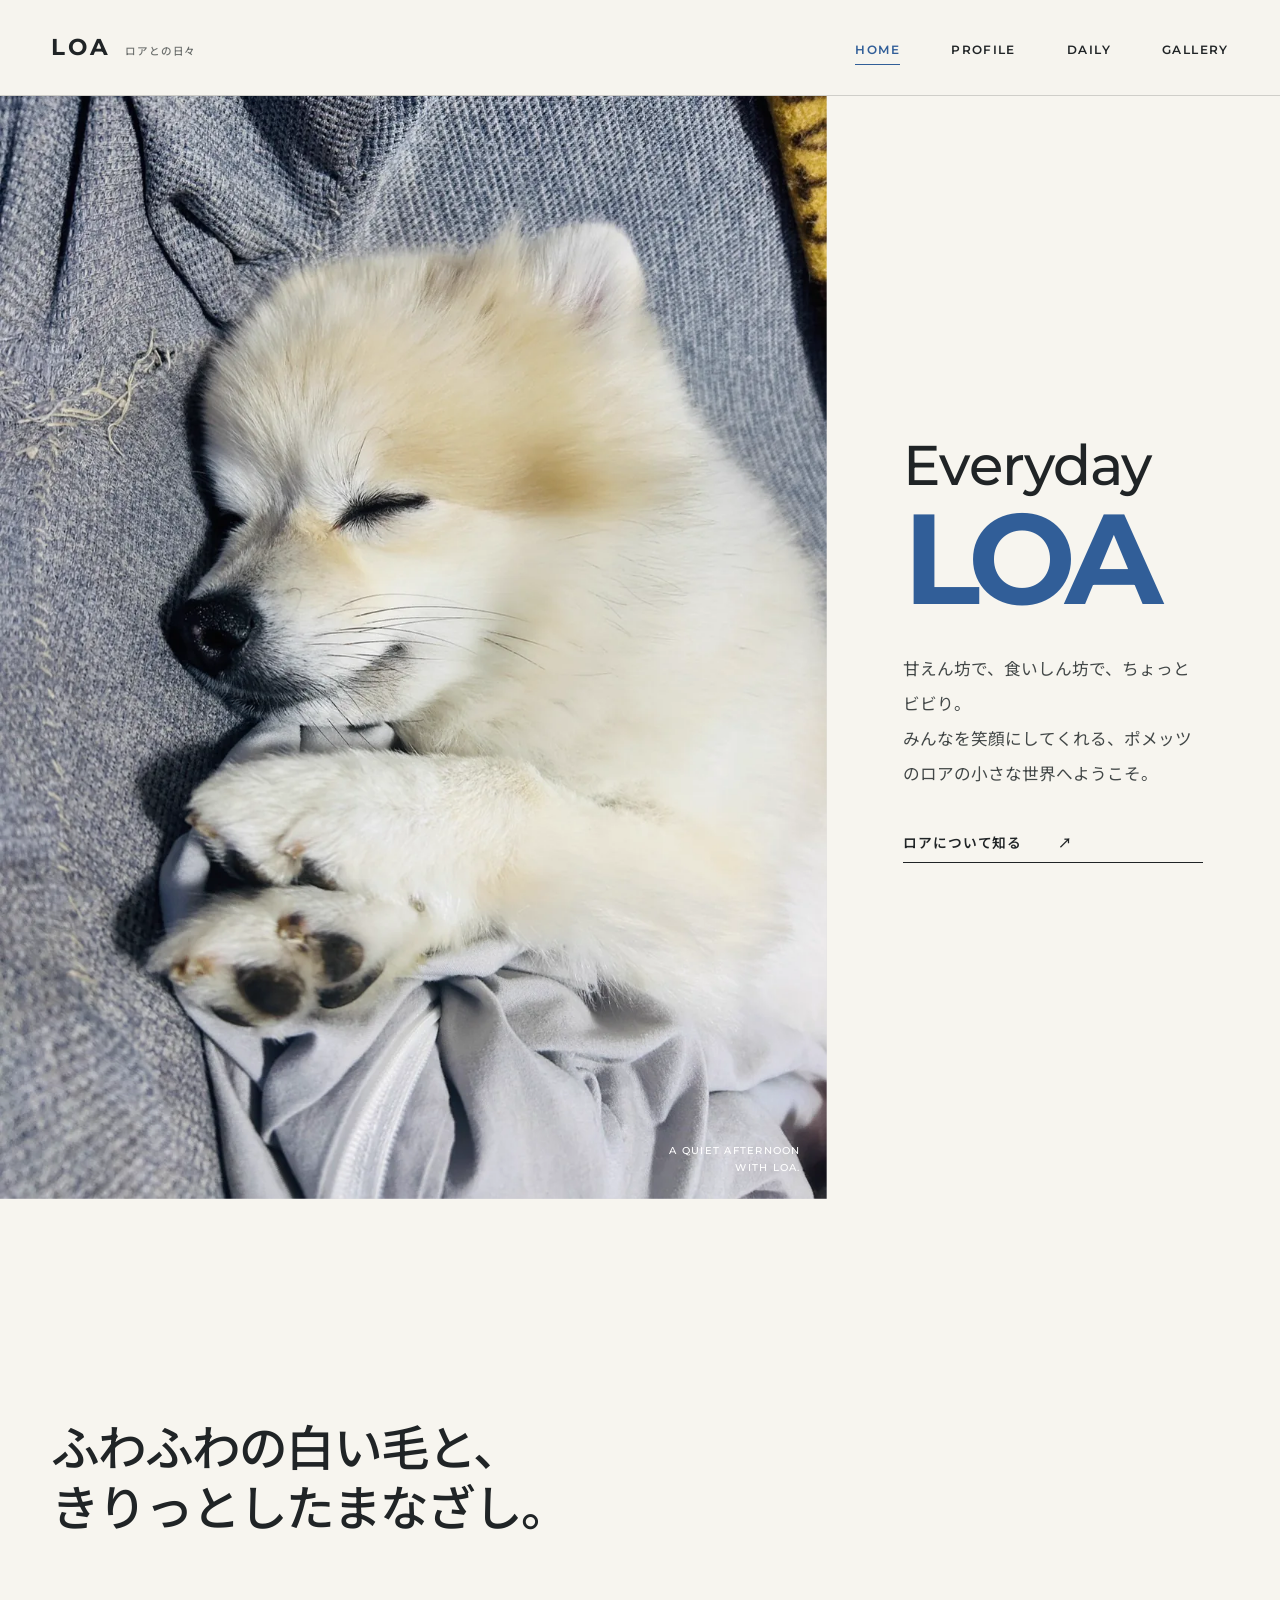
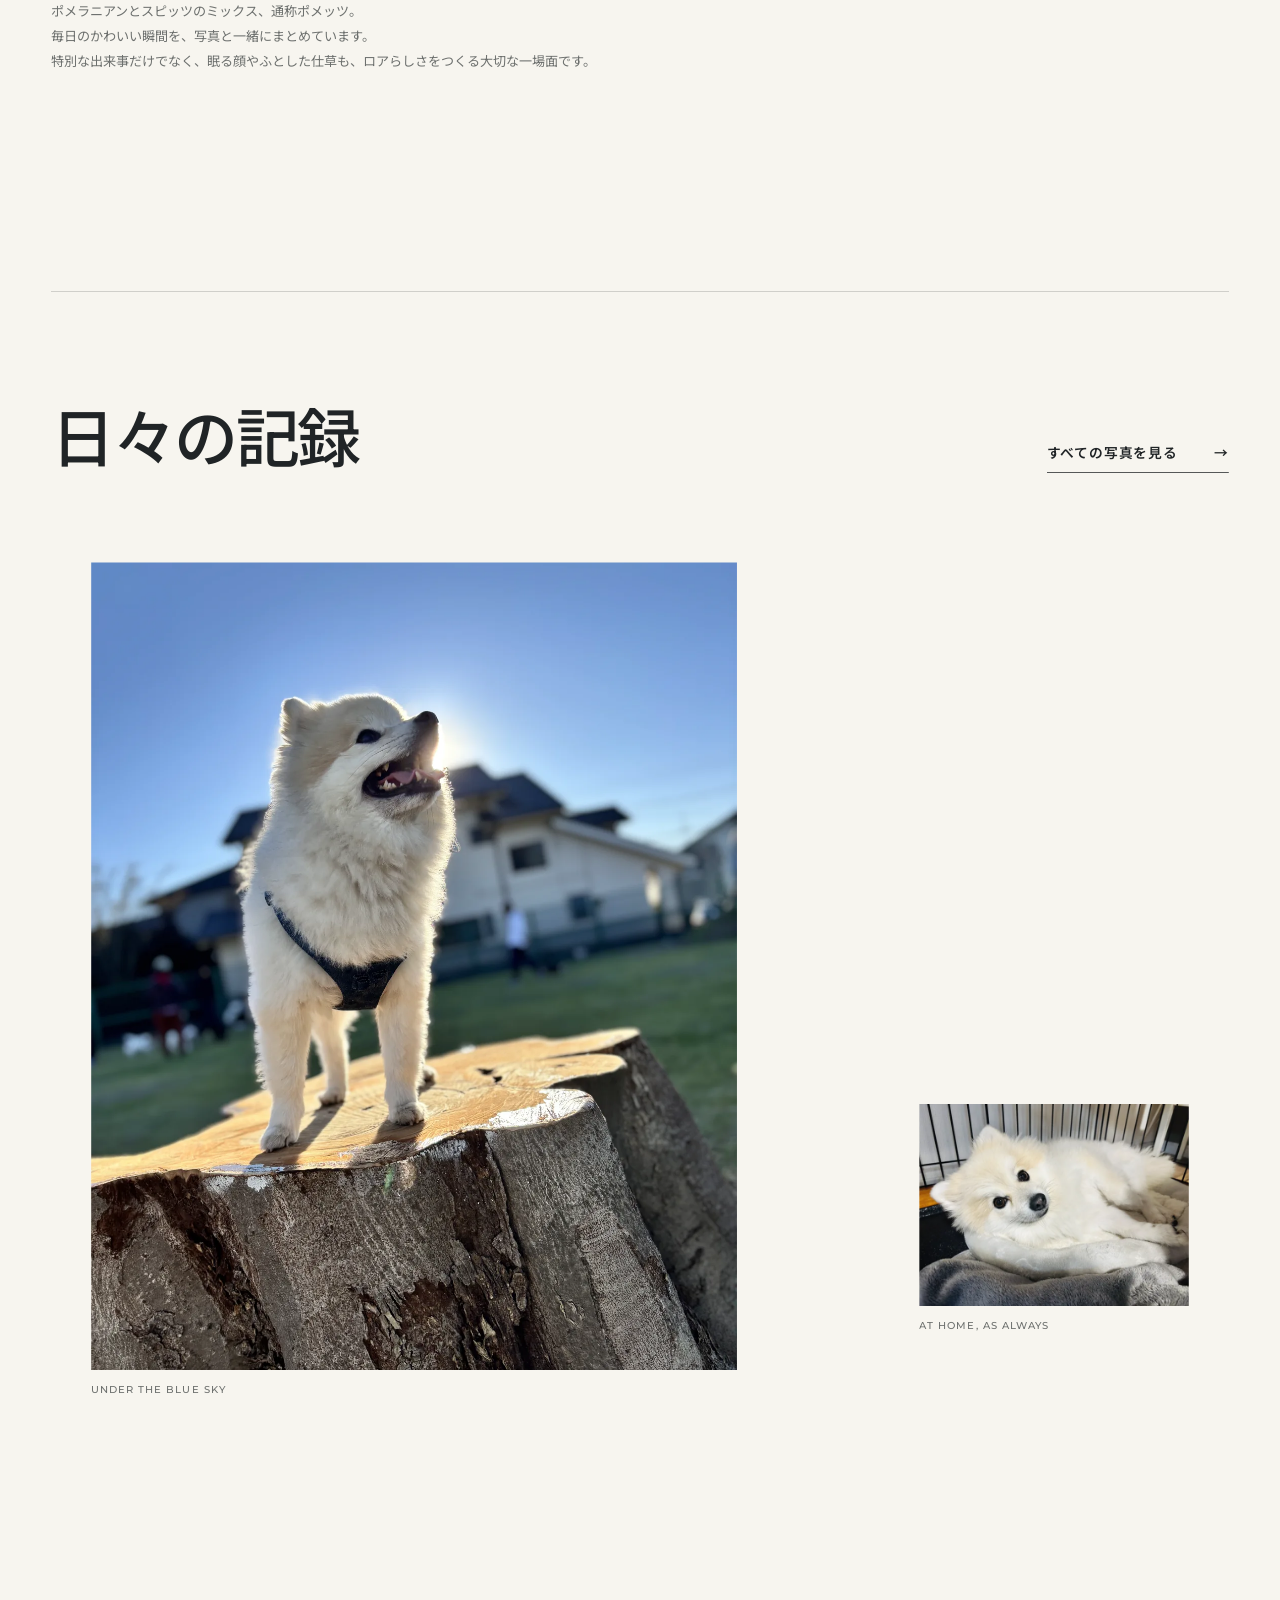
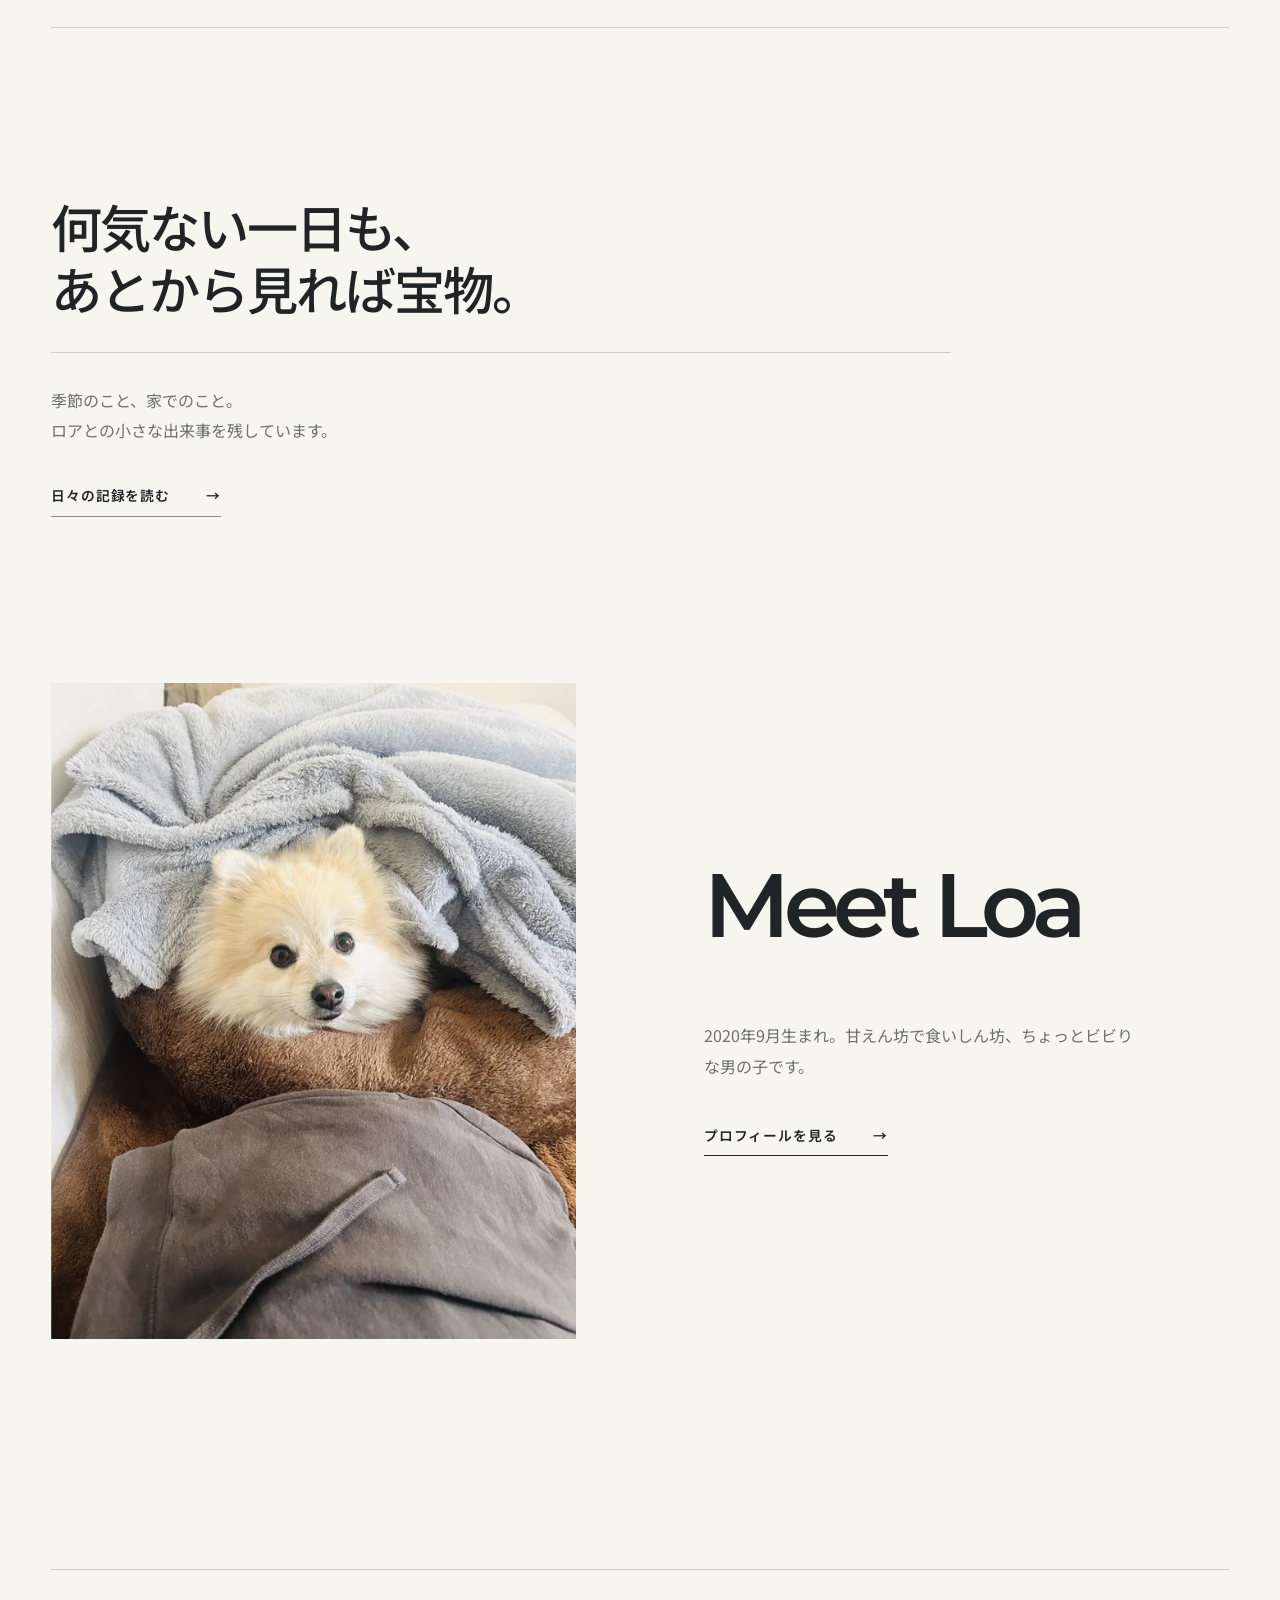
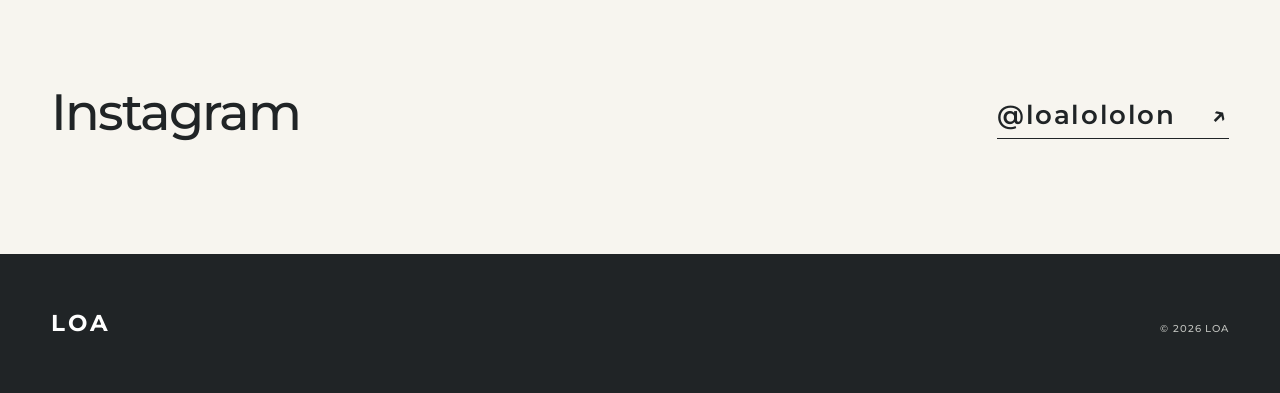
<file: index.html>
<!doctype html>
<html lang="ja" class="no-js">
<head>
    <meta charset="utf-8">
    <meta name="viewport" content="width=device-width, initial-scale=1">
    <title>LOA｜ポメッツ・ロアとの日々</title>
    <meta name="description" content="ポメラニアンとスピッツのミックス犬、ロア。何気ない毎日の表情を写真とともに綴る個人サイトです。">
    <link rel="canonical" href="https://kan-official.com/roa_site/">
    <meta property="og:type" content="website"><meta property="og:locale" content="ja_JP"><meta property="og:site_name" content="LOA">
    <meta property="og:title" content="LOA｜ポメッツ・ロアとの日々"><meta property="og:description" content="ロアとの何気ない日々を、一冊の写真集のように。">
    <meta property="og:url" content="https://kan-official.com/roa_site/"><meta property="og:image" content="https://kan-official.com/roa_site/images/roa-main.jpg">
    <meta name="twitter:card" content="summary_large_image"><meta name="theme-color" content="#f7f5ef">
    <link rel="icon" href="favicon.png?v=20261015" type="image/png">
    <link rel="apple-touch-icon" href="favicon.png?v=20261015">
    <link rel="preconnect" href="https://fonts.googleapis.com"><link rel="preconnect" href="https://fonts.gstatic.com" crossorigin>
    <link href="https://fonts.googleapis.com/css2?family=Montserrat:wght@500;600;700&family=Noto+Sans+JP:wght@400;500;600&display=swap" rel="stylesheet">
    <link rel="stylesheet" href="style.css?v=20261015-6"><script>document.documentElement.classList.replace('no-js', 'js');</script><script src="script.js?v=20261015-3" defer></script>
    <script type="application/ld+json">{"@context":"https://schema.org","@type":"WebSite","name":"LOA","url":"https://kan-official.com/roa_site/","inLanguage":"ja"}</script>
</head>
<body>
<a class="skip-link" href="#main">本文へ移動</a>
<header class="site-header" data-header><nav class="nav" aria-label="メインナビゲーション"><a class="brand" href="index.html" aria-label="LOA ホーム">LOA<span>ロアとの日々</span></a><button class="menu-button" type="button" aria-expanded="false" aria-controls="site-menu"><span class="menu-button__label">Menu</span><span class="menu-button__icon" aria-hidden="true"></span></button><div class="menu-panel" id="site-menu"><ul><li><a href="index.html" aria-current="page">Home</a></li><li><a href="profile.html">Profile</a></li><li><a href="daily.html">Daily</a></li><li><a href="gallery.html">Gallery</a></li></ul></div></nav></header>
<main id="main">
    <section class="hero" aria-labelledby="hero-title">
        <div class="hero__photo image-reveal" data-reveal="image"><picture><source type="image/webp" srcset="images/optimized/sleeproa-640.webp 640w, images/optimized/sleeproa-1280.webp 1280w" sizes="(max-width: 760px) 100vw, 62vw"><img src="images/sleeproa.JPG" width="1108" height="1477" alt="ソファで気持ちよさそうに眠るロア" fetchpriority="high"></picture><p class="photo-note">A quiet afternoon<br>with Loa.</p></div>
        <div class="hero__copy" data-reveal="text"><h1 id="hero-title"><span>Everyday</span><strong>LOA</strong></h1><p class="hero__lead">甘えん坊で、食いしん坊で、ちょっとビビり。<br>みんなを笑顔にしてくれる、ポメッツのロアの小さな世界へようこそ。</p><a class="text-link" href="profile.html">ロアについて知る<span aria-hidden="true">↗</span></a></div>
    </section>
    <section class="intro section-wrap" aria-labelledby="intro-title"><div data-reveal="text"><h2 id="intro-title">ふわふわの白い毛と、<br>きりっとしたまなざし。</h2></div><p data-reveal="text">ポメラニアンとスピッツのミックス、通称ポメッツ。<br>毎日のかわいい瞬間を、写真と一緒にまとめています。<br>特別な出来事だけでなく、眠る顔やふとした仕草も、ロアらしさをつくる大切な一場面です。</p></section>
    <section class="selection section-wrap" aria-labelledby="selection-title">
        <header class="section-heading" data-reveal="text"><div><h2 id="selection-title">日々の記録</h2></div><a class="text-link" href="gallery.html">すべての写真を見る<span aria-hidden="true">→</span></a></header>
        <div class="selection-grid"><figure class="selection-grid__main" data-reveal="image"><picture><source type="image/webp" srcset="images/optimized/roa-main-640.webp 640w, images/optimized/roa-main-1280.webp 1280w" sizes="(max-width: 760px) 100vw, 57vw"><img src="images/roa-main.jpg" width="4284" height="5712" alt="青空の下、切り株の上に立つロア" loading="lazy" decoding="async"></picture><figcaption>Under the blue sky</figcaption></figure><figure class="selection-grid__side" data-reveal="image"><picture><source type="image/webp" srcset="images/optimized/hausuhyoi-640.webp 640w, images/optimized/hausuhyoi-1280.webp 1280w" sizes="(max-width: 760px) 72vw, 30vw"><img src="images/hausuhyoi.jpg" width="1477" height="1108" alt="ベッドでこちらを見つめるロア" loading="lazy" decoding="async"></picture><figcaption>At home, as always</figcaption></figure></div>
    </section>
    <section class="journal-callout section-wrap" aria-labelledby="journal-title"><div data-reveal="text"><h2 id="journal-title">何気ない一日も、<br>あとから見れば宝物。</h2><p>季節のこと、家でのこと。<br>ロアとの小さな出来事を残しています。</p><a class="text-link" href="daily.html">日々の記録を読む<span aria-hidden="true">→</span></a></div></section>
    <section class="profile-callout section-wrap" aria-labelledby="profile-callout-title"><div class="profile-callout__image" data-reveal="image"><picture><source type="image/webp" srcset="images/optimized/hutonhyokkori-640.webp 640w, images/optimized/hutonhyokkori-1280.webp 1280w" sizes="(max-width: 760px) 100vw, 45vw"><img src="images/hutonhyokkori.jpg" width="1108" height="1477" alt="布団から顔をのぞかせるロア" loading="lazy" decoding="async"></picture></div><div data-reveal="text"><h2 id="profile-callout-title">Meet Loa</h2><p>2020年9月生まれ。甘えん坊で食いしん坊、ちょっとビビりな男の子です。</p><a class="text-link" href="profile.html">プロフィールを見る<span aria-hidden="true">→</span></a></div></section>
    <section class="instagram section-wrap" aria-labelledby="instagram-title"><div><h2 id="instagram-title">Instagram</h2></div><a class="text-link text-link--large" href="https://www.instagram.com/loalololon" target="_blank" rel="noopener noreferrer">@loalololon<span aria-hidden="true">↗</span></a></section>
</main>
<footer class="site-footer"><a class="brand brand--footer" href="index.html">LOA</a><small>&copy; 2026 LOA</small></footer>
</body></html>
</file>
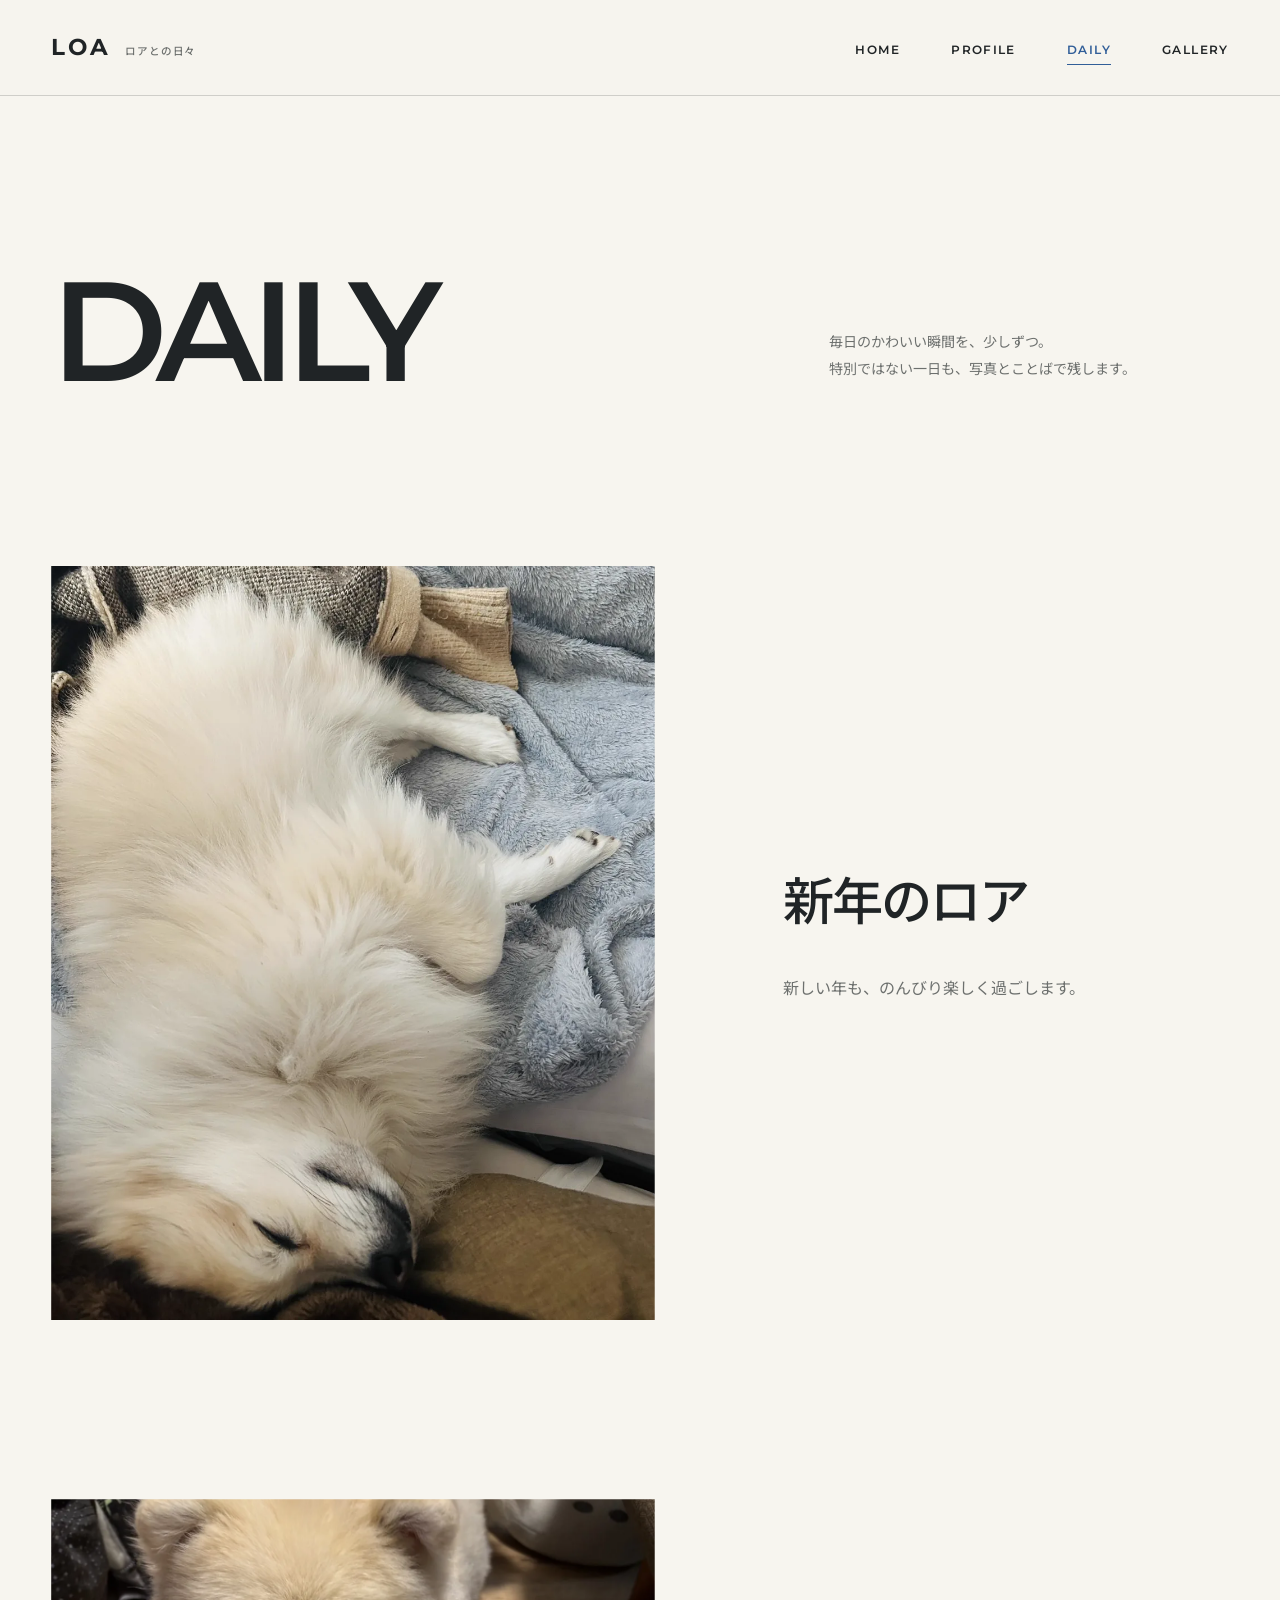
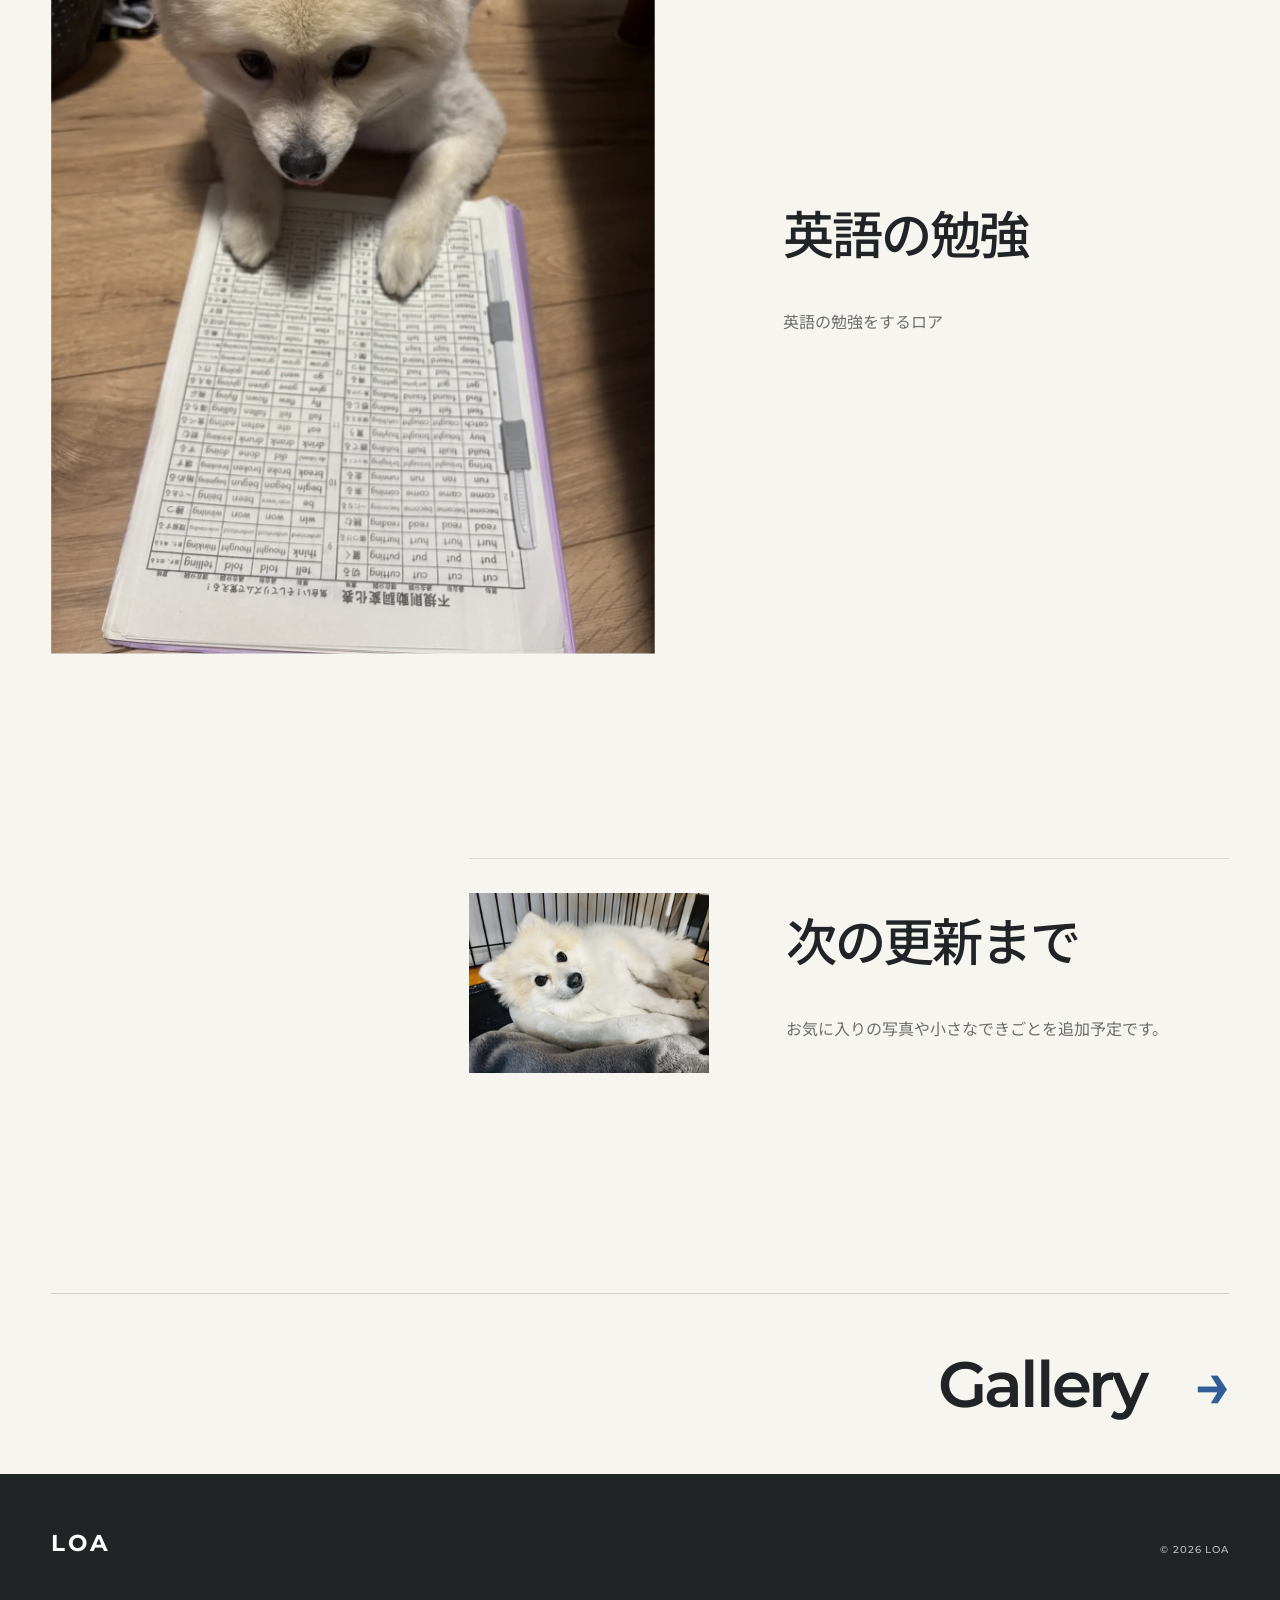
<file: daily.html>
<!doctype html><html lang="ja" class="no-js"><head>
<meta charset="utf-8"><meta name="viewport" content="width=device-width, initial-scale=1"><title>日々の記録｜LOA</title><meta name="description" content="ロアとの何気ない毎日の記録。季節の写真や家での小さな出来事を紹介します。"><link rel="canonical" href="https://kan-official.com/roa_site/daily.html">
<meta property="og:type" content="website"><meta property="og:locale" content="ja_JP"><meta property="og:site_name" content="LOA"><meta property="og:title" content="日々の記録｜LOA"><meta property="og:description" content="ロアとの何気ない毎日の記録。"><meta property="og:url" content="https://kan-official.com/roa_site/daily.html"><meta property="og:image" content="https://kan-official.com/roa_site/images/sinnnen.JPG"><meta name="twitter:card" content="summary_large_image"><meta name="theme-color" content="#f7f5ef">
<link rel="icon" href="favicon.png?v=20261015" type="image/png"><link rel="apple-touch-icon" href="favicon.png?v=20261015"><link rel="preconnect" href="https://fonts.googleapis.com"><link rel="preconnect" href="https://fonts.gstatic.com" crossorigin><link href="https://fonts.googleapis.com/css2?family=Montserrat:wght@500;600;700&family=Noto+Sans+JP:wght@400;500;600&display=swap" rel="stylesheet"><link rel="stylesheet" href="style.css?v=20261015-6"><script>document.documentElement.classList.replace('no-js', 'js');</script><script src="script.js?v=20261015-3" defer></script></head>
<body><a class="skip-link" href="#main">本文へ移動</a><header class="site-header" data-header><nav class="nav" aria-label="メインナビゲーション"><a class="brand" href="index.html" aria-label="LOA ホーム">LOA<span>ロアとの日々</span></a><button class="menu-button" type="button" aria-expanded="false" aria-controls="site-menu"><span class="menu-button__label">Menu</span><span class="menu-button__icon" aria-hidden="true"></span></button><div class="menu-panel" id="site-menu"><ul><li><a href="index.html">Home</a></li><li><a href="profile.html">Profile</a></li><li><a href="daily.html" aria-current="page">Daily</a></li><li><a href="gallery.html">Gallery</a></li></ul></div></nav></header>
<main id="main"><header class="page-hero page-hero--journal section-wrap"><h1 data-reveal="text">DAILY</h1><p data-reveal="text" data-fit-lines><span>毎日のかわいい瞬間を、少しずつ。</span><span>特別ではない一日も、写真とことばで残します。</span></p></header>
<section class="journal-list section-wrap" aria-label="日々の記録"><article class="journal-entry"><div class="journal-entry__image" data-reveal="image"><picture><source type="image/webp" srcset="images/optimized/sinnnen-640.webp 640w, images/optimized/sinnnen-1280.webp 1280w" sizes="(max-width: 760px) 100vw, 52vw"><img src="images/sinnnen.JPG" width="1108" height="1342" alt="新年の飾りをつけたロア" fetchpriority="high"></picture></div><div class="journal-entry__body" data-reveal="text"><h2>新年のロア</h2><p>新しい年も、のんびり楽しく過ごします。</p></div></article>
<article class="journal-entry"><div class="journal-entry__image" data-reveal="image"><picture><source type="image/webp" srcset="images/optimized/loa-english-study-640.webp 640w, images/optimized/loa-english-study-1280.webp 1280w" sizes="(max-width: 760px) 100vw, 52vw"><img src="images/loa-english-study.png" width="1536" height="2048" alt="英語の教材の上に前足を置くロア" loading="lazy" decoding="async"></picture></div><div class="journal-entry__body" data-reveal="text"><h2>英語の勉強</h2><p>英語の勉強をするロア</p></div></article>
<aside class="journal-note" data-reveal="text" aria-labelledby="next-update"><div class="journal-note__image"><picture><source type="image/webp" srcset="images/optimized/hausuhyoi-640.webp 640w, images/optimized/hausuhyoi-1280.webp 1280w" sizes="(max-width: 760px) 46vw, 24vw"><img src="images/hausuhyoi.jpg" width="1477" height="1108" alt="ベッドでこちらを見つめるロア" loading="lazy" decoding="async"></picture></div><div><h2 id="next-update">次の更新まで</h2><p>お気に入りの写真や小さなできごとを追加予定です。</p></div></aside></section>
<nav class="next-page section-wrap" aria-label="次のページ"><a href="gallery.html">Gallery <span aria-hidden="true">→</span></a></nav></main>
<footer class="site-footer"><a class="brand brand--footer" href="index.html">LOA</a><small>&copy; 2026 LOA</small></footer></body></html>
</file>
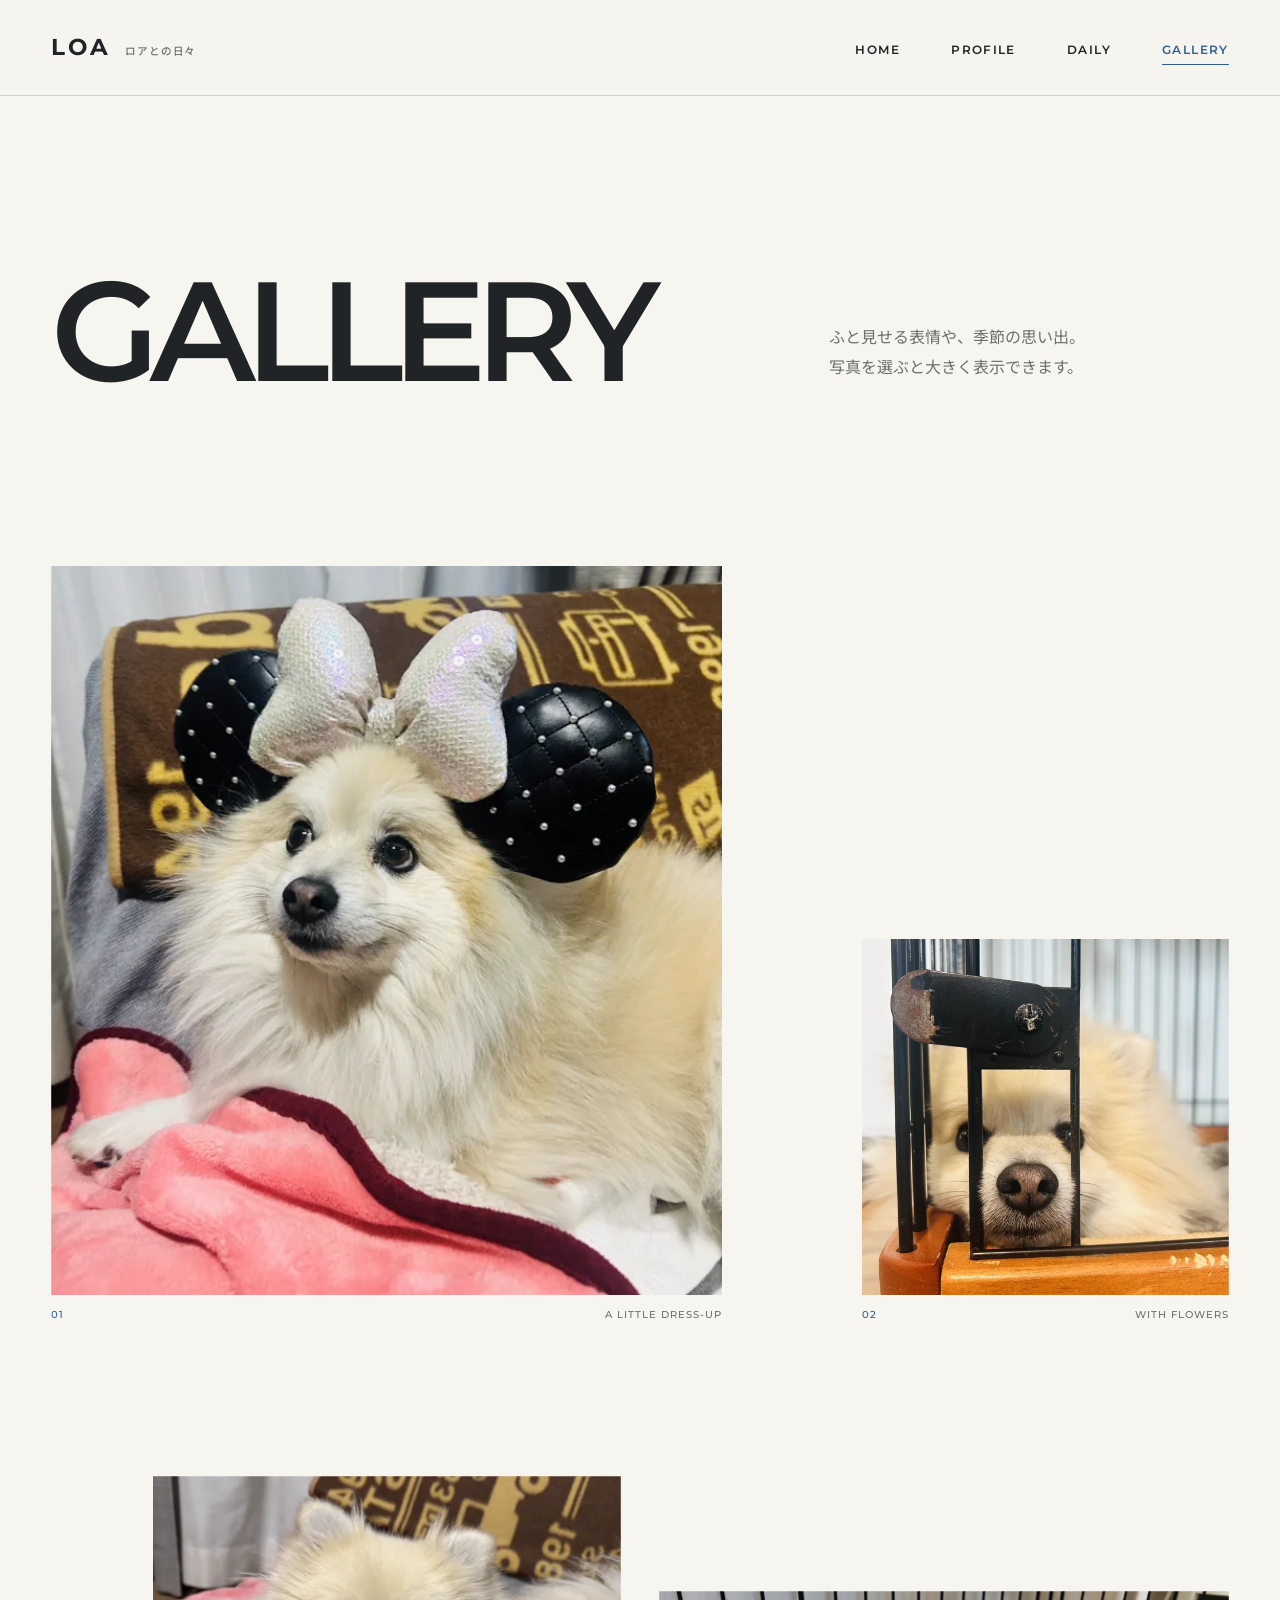
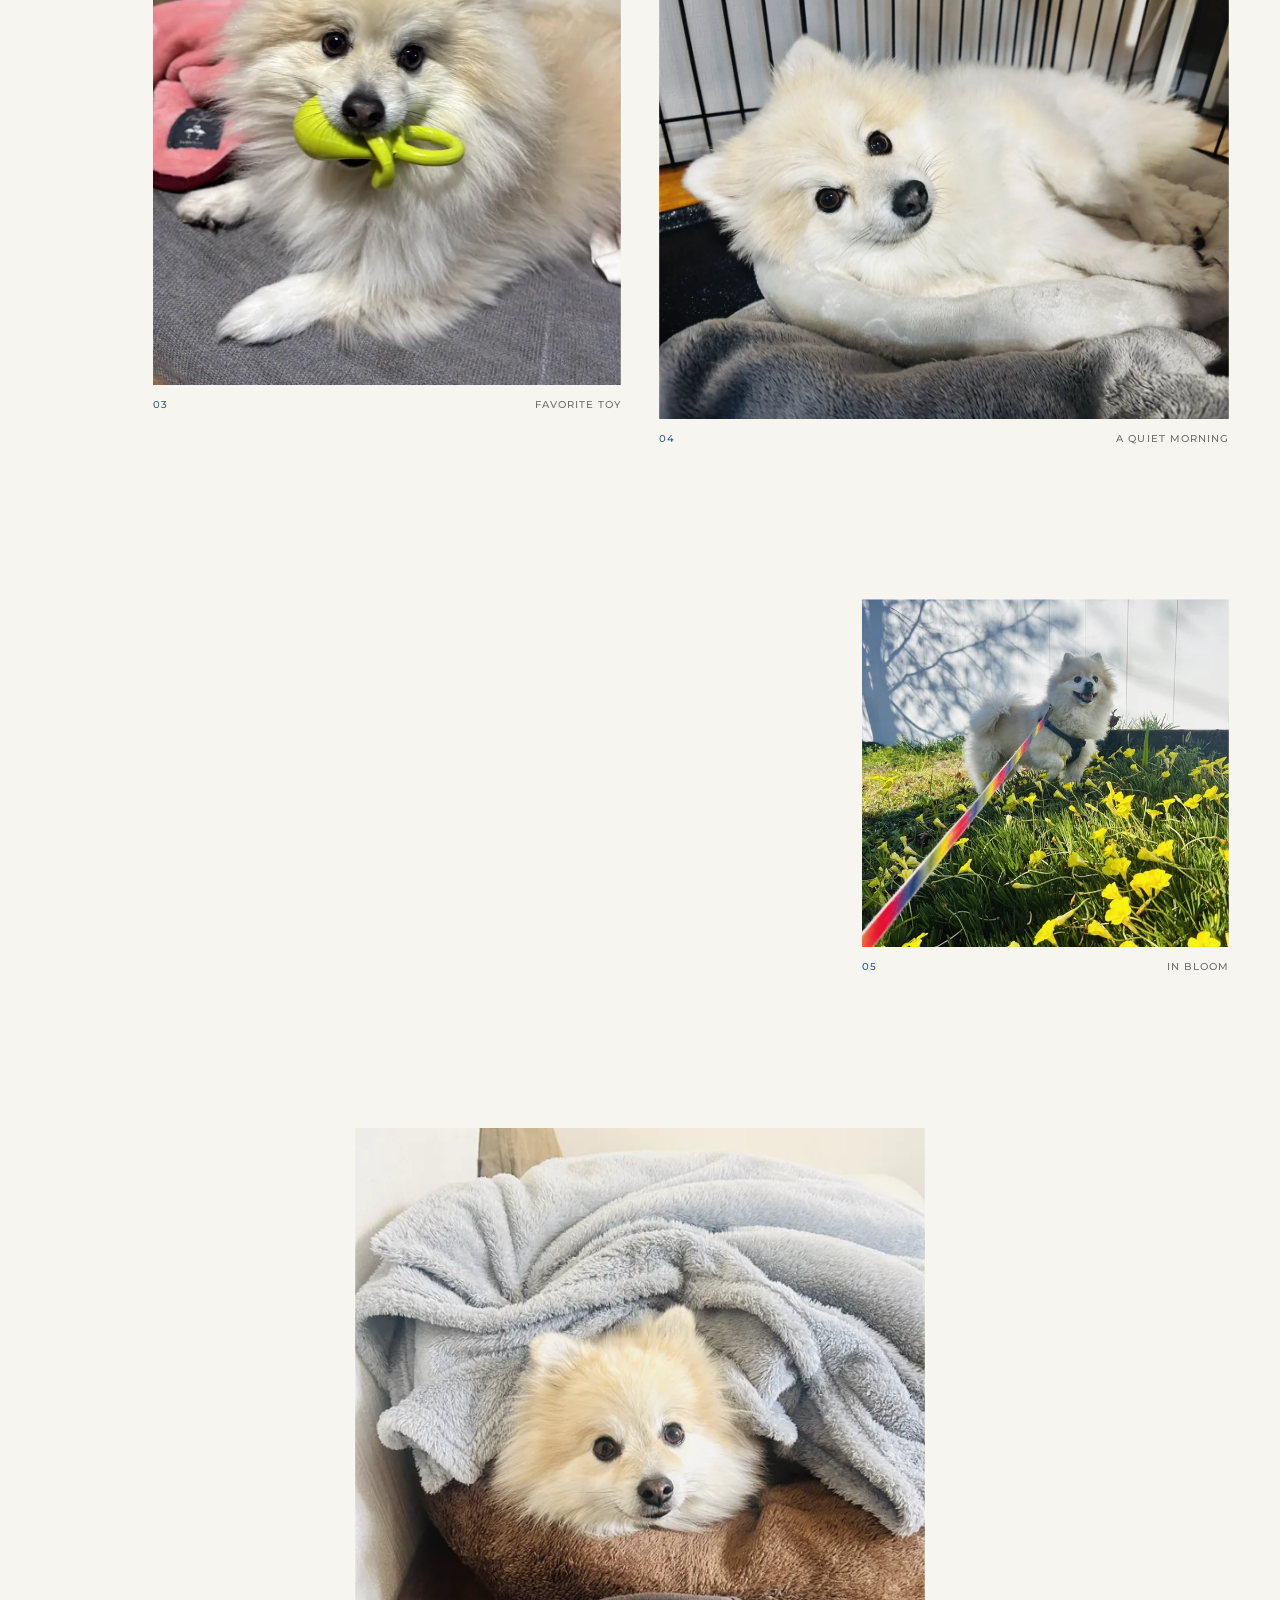
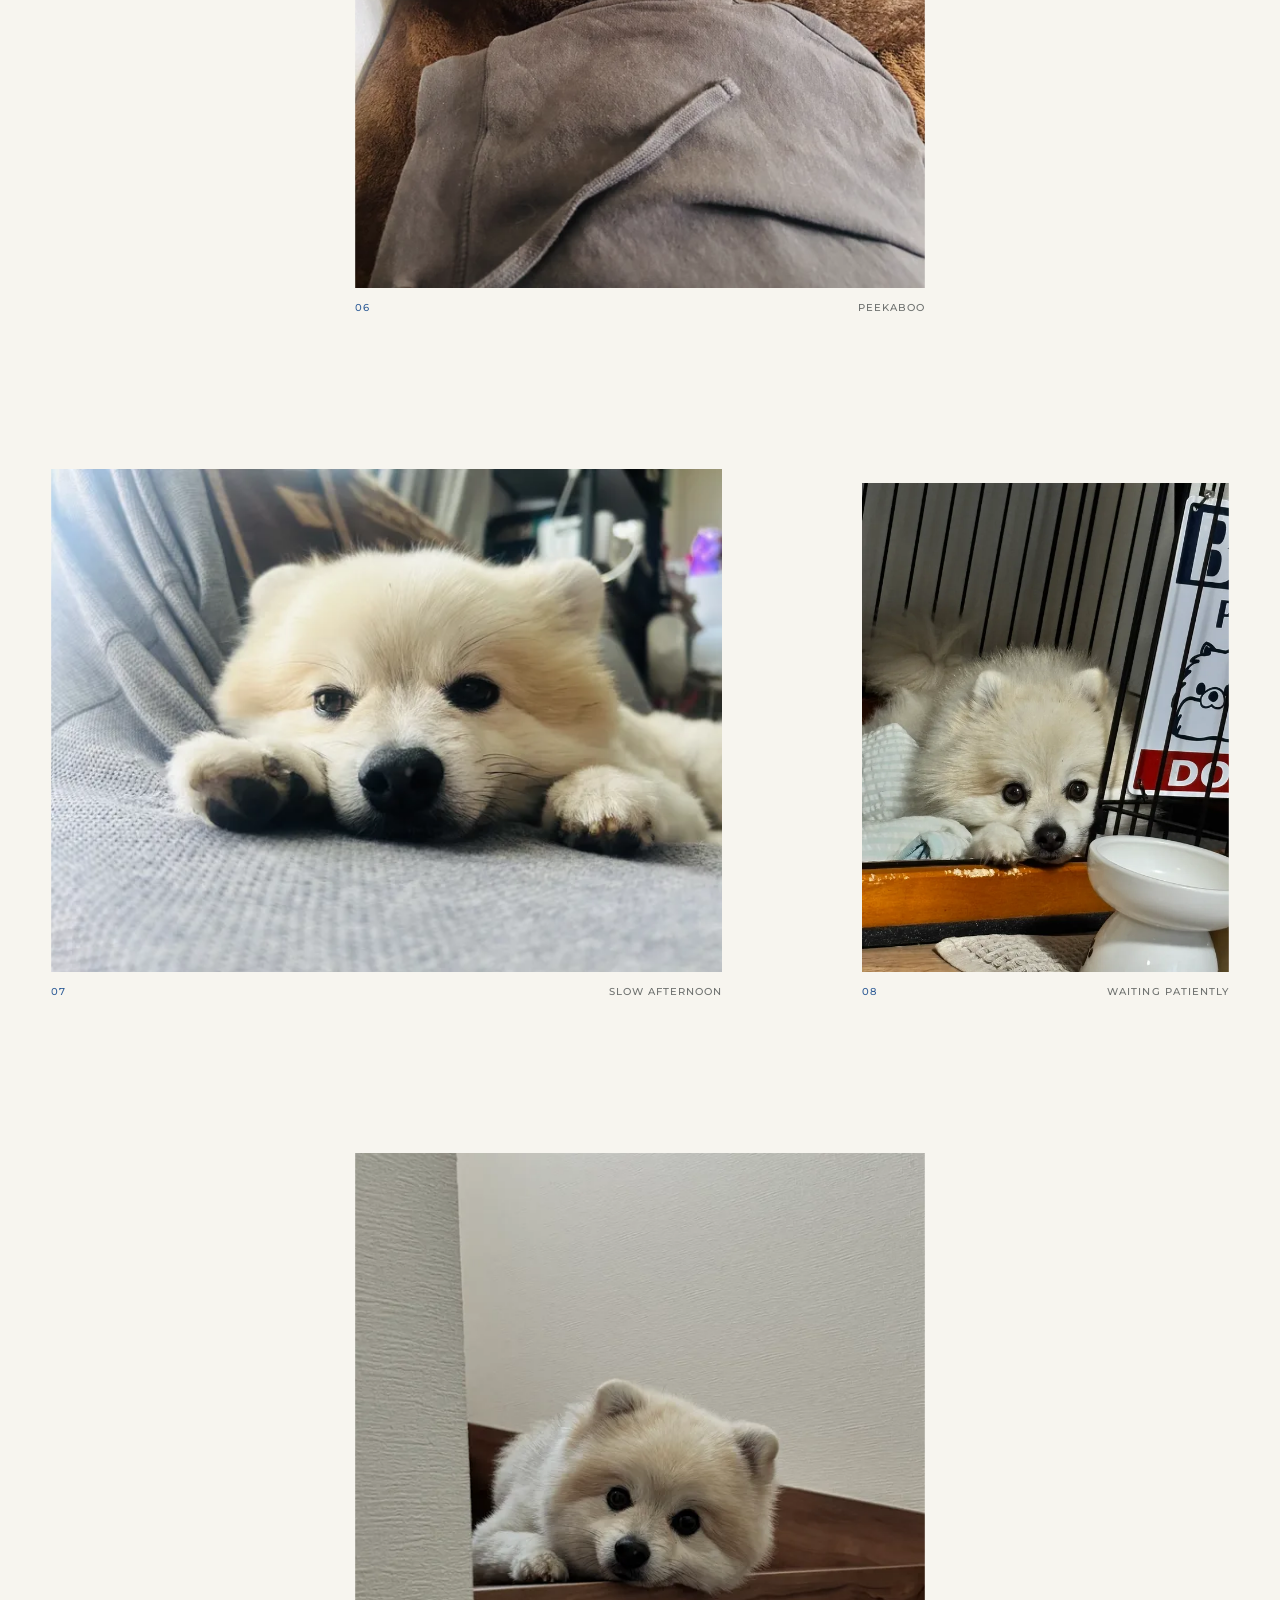
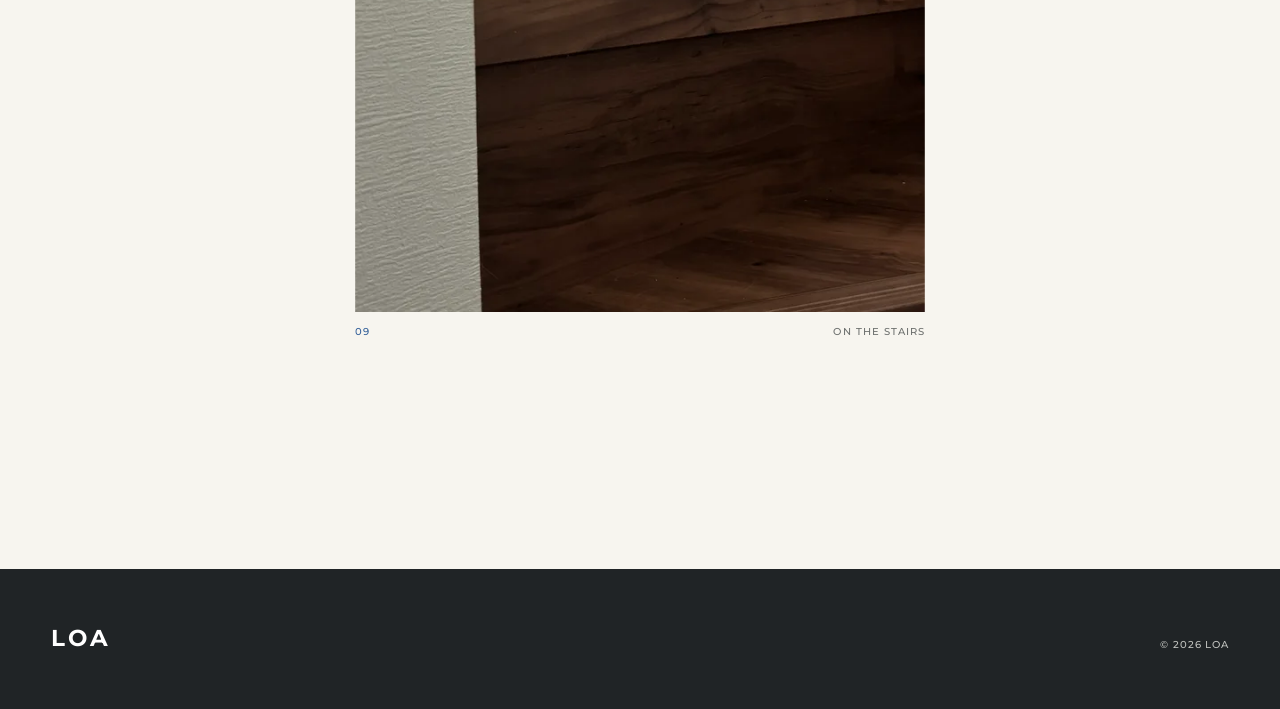
<file: gallery.html>
<!doctype html><html lang="ja" class="no-js"><head>
<meta charset="utf-8"><meta name="viewport" content="width=device-width, initial-scale=1"><title>写真ギャラリー｜LOA</title><meta name="description" content="ポメッツ・ロアのお気に入り写真を集めたフォトギャラリーです。"><link rel="canonical" href="https://kan-official.com/roa_site/gallery.html">
<meta property="og:type" content="website"><meta property="og:locale" content="ja_JP"><meta property="og:site_name" content="LOA"><meta property="og:title" content="写真ギャラリー｜LOA"><meta property="og:description" content="ロアのお気に入り写真を、一冊の写真集のように。"><meta property="og:url" content="https://kan-official.com/roa_site/gallery.html"><meta property="og:image" content="https://kan-official.com/roa_site/images/kachusya.JPG"><meta name="twitter:card" content="summary_large_image"><meta name="theme-color" content="#f7f5ef">
<link rel="icon" href="favicon.png?v=20261015" type="image/png"><link rel="apple-touch-icon" href="favicon.png?v=20261015"><link rel="preconnect" href="https://fonts.googleapis.com"><link rel="preconnect" href="https://fonts.gstatic.com" crossorigin><link href="https://fonts.googleapis.com/css2?family=Montserrat:wght@500;600;700&family=Noto+Sans+JP:wght@400;500;600&display=swap" rel="stylesheet"><link rel="stylesheet" href="style.css?v=20261015-6"><script>document.documentElement.classList.replace('no-js', 'js');</script><script src="script.js?v=20261015-3" defer></script></head>
<body><a class="skip-link" href="#main">本文へ移動</a><header class="site-header" data-header><nav class="nav" aria-label="メインナビゲーション"><a class="brand" href="index.html" aria-label="LOA ホーム">LOA<span>ロアとの日々</span></a><button class="menu-button" type="button" aria-expanded="false" aria-controls="site-menu"><span class="menu-button__label">Menu</span><span class="menu-button__icon" aria-hidden="true"></span></button><div class="menu-panel" id="site-menu"><ul><li><a href="index.html">Home</a></li><li><a href="profile.html">Profile</a></li><li><a href="daily.html">Daily</a></li><li><a href="gallery.html" aria-current="page">Gallery</a></li></ul></div></nav></header>
<main id="main"><header class="page-hero page-hero--gallery section-wrap"><h1 data-reveal="text">GALLERY</h1><p data-reveal="text" data-fit-lines><span>ふと見せる表情や、季節の思い出。</span><span>写真を選ぶと大きく表示できます。</span></p></header>
<section class="gallery section-wrap" aria-label="ロアの写真">
<figure class="gallery-item gallery-item--portrait" data-reveal="image"><button type="button" data-gallery-item data-src="images/kachusya.JPG" data-caption="カチューシャをつけたロア"><picture><source type="image/webp" srcset="images/optimized/kachusya-640.webp 640w, images/optimized/kachusya-1280.webp 1280w" sizes="(max-width: 760px) 100vw, 48vw"><img src="images/kachusya.JPG" width="1108" height="1205" alt="カチューシャをつけたロア" fetchpriority="high"></picture></button><figcaption><span>01</span> A little dress-up</figcaption></figure>
<figure class="gallery-item gallery-item--small" data-reveal="image"><button type="button" data-gallery-item data-src="images/ohana.JPG" data-caption="お花とロア"><picture><source type="image/webp" srcset="images/optimized/ohana-640.webp 640w, images/optimized/ohana-1280.webp 1280w" sizes="(max-width: 760px) 72vw, 31vw"><img src="images/ohana.JPG" width="1108" height="1078" alt="花と一緒に写るロア" loading="lazy" decoding="async"></picture></button><figcaption><span>02</span> With flowers</figcaption></figure>
<figure class="gallery-item gallery-item--offset" data-reveal="image"><button type="button" data-gallery-item data-src="images/osyaburi.JPG" data-caption="おしゃぶりを持つロア"><picture><source type="image/webp" srcset="images/optimized/osyaburi-640.webp 640w, images/optimized/osyaburi-1280.webp 1280w" sizes="(max-width: 760px) 88vw, 39vw"><img src="images/osyaburi.JPG" width="1070" height="1163" alt="おしゃぶりを持つロア" loading="lazy" decoding="async"></picture></button><figcaption><span>03</span> Favorite toy</figcaption></figure>
<figure class="gallery-item gallery-item--landscape" data-reveal="image"><button type="button" data-gallery-item data-src="images/hausuhyoi.jpg" data-caption="ベッドでこちらを見つめるロア"><picture><source type="image/webp" srcset="images/optimized/hausuhyoi-640.webp 640w, images/optimized/hausuhyoi-1280.webp 1280w" sizes="(max-width: 760px) 100vw, 56vw"><img src="images/hausuhyoi.jpg" width="1477" height="1108" alt="ベッドでこちらを見つめるロア" loading="lazy" decoding="async"></picture></button><figcaption><span>04</span> A quiet morning</figcaption></figure>
<figure class="gallery-item gallery-item--small" data-reveal="image"><button type="button" data-gallery-item data-src="images/hanaroa.jpg" data-caption="花とロア"><picture><source type="image/webp" srcset="images/optimized/hanaroa-640.webp 640w, images/optimized/hanaroa-1280.webp 1280w" sizes="(max-width: 760px) 76vw, 31vw"><img src="images/hanaroa.jpg" width="1108" height="1049" alt="花のそばでくつろぐロア" loading="lazy" decoding="async"></picture></button><figcaption><span>05</span> In bloom</figcaption></figure>
<figure class="gallery-item gallery-item--portrait-end" data-reveal="image"><button type="button" data-gallery-item data-src="images/hutonhyokkori.jpg" data-caption="布団からひょっこり顔を出すロア"><picture><source type="image/webp" srcset="images/optimized/hutonhyokkori-640.webp 640w, images/optimized/hutonhyokkori-1280.webp 1280w" sizes="(max-width: 760px) 90vw, 42vw"><img src="images/hutonhyokkori.jpg" width="1108" height="1477" alt="布団からひょっこり顔を出すロア" loading="lazy" decoding="async"></picture></button><figcaption><span>06</span> Peekaboo</figcaption></figure>
<figure class="gallery-item gallery-item--portrait" data-reveal="image"><button type="button" data-gallery-item data-src="images/loa-relax.png" data-caption="ソファでくつろぐロア"><picture><source type="image/webp" srcset="images/optimized/loa-relax-640.webp 640w, images/optimized/loa-relax-1280.webp 1280w" sizes="(max-width: 760px) 100vw, 48vw"><img src="images/loa-relax.png" width="2048" height="1536" alt="ソファに顔を伏せてくつろぐロア" loading="lazy" decoding="async"></picture></button><figcaption><span>07</span> Slow afternoon</figcaption></figure>
<figure class="gallery-item gallery-item--small" data-reveal="image"><button type="button" data-gallery-item data-src="images/loa-waiting.png" data-caption="ごはんを待つロア"><picture><source type="image/webp" srcset="images/optimized/loa-waiting-640.webp 640w, images/optimized/loa-waiting-1280.webp 1280w" sizes="(max-width: 760px) 72vw, 31vw"><img src="images/loa-waiting.png" width="1536" height="2048" alt="食器の前でごはんを待つロア" loading="lazy" decoding="async"></picture></button><figcaption><span>08</span> Waiting patiently</figcaption></figure>
<figure class="gallery-item gallery-item--portrait-end" data-reveal="image"><button type="button" data-gallery-item data-src="images/loa-stairs.png" data-caption="階段から見つめるロア"><picture><source type="image/webp" srcset="images/optimized/loa-stairs-640.webp 640w, images/optimized/loa-stairs-1280.webp 1280w" sizes="(max-width: 760px) 90vw, 42vw"><img src="images/loa-stairs.png" width="1536" height="2048" alt="階段に伏せてこちらを見つめるロア" loading="lazy" decoding="async"></picture></button><figcaption><span>09</span> On the stairs</figcaption></figure>
</section></main>
<div class="lightbox" data-lightbox hidden role="dialog" aria-modal="true" aria-labelledby="lightbox-caption"><div class="lightbox__backdrop" data-lightbox-close></div><div class="lightbox__content"><button class="lightbox__close" type="button" data-lightbox-close aria-label="写真を閉じる">Close <span aria-hidden="true">×</span></button><div class="lightbox__stage"><button class="lightbox__nav lightbox__nav--prev" type="button" data-lightbox-prev aria-label="前の写真">←</button><img data-lightbox-image alt=""><button class="lightbox__nav lightbox__nav--next" type="button" data-lightbox-next aria-label="次の写真">→</button></div><div class="lightbox__meta"><p id="lightbox-caption" data-lightbox-caption></p><p data-lightbox-count></p></div></div></div>
<footer class="site-footer"><a class="brand brand--footer" href="index.html">LOA</a><small>&copy; 2026 LOA</small></footer></body></html>
</file>
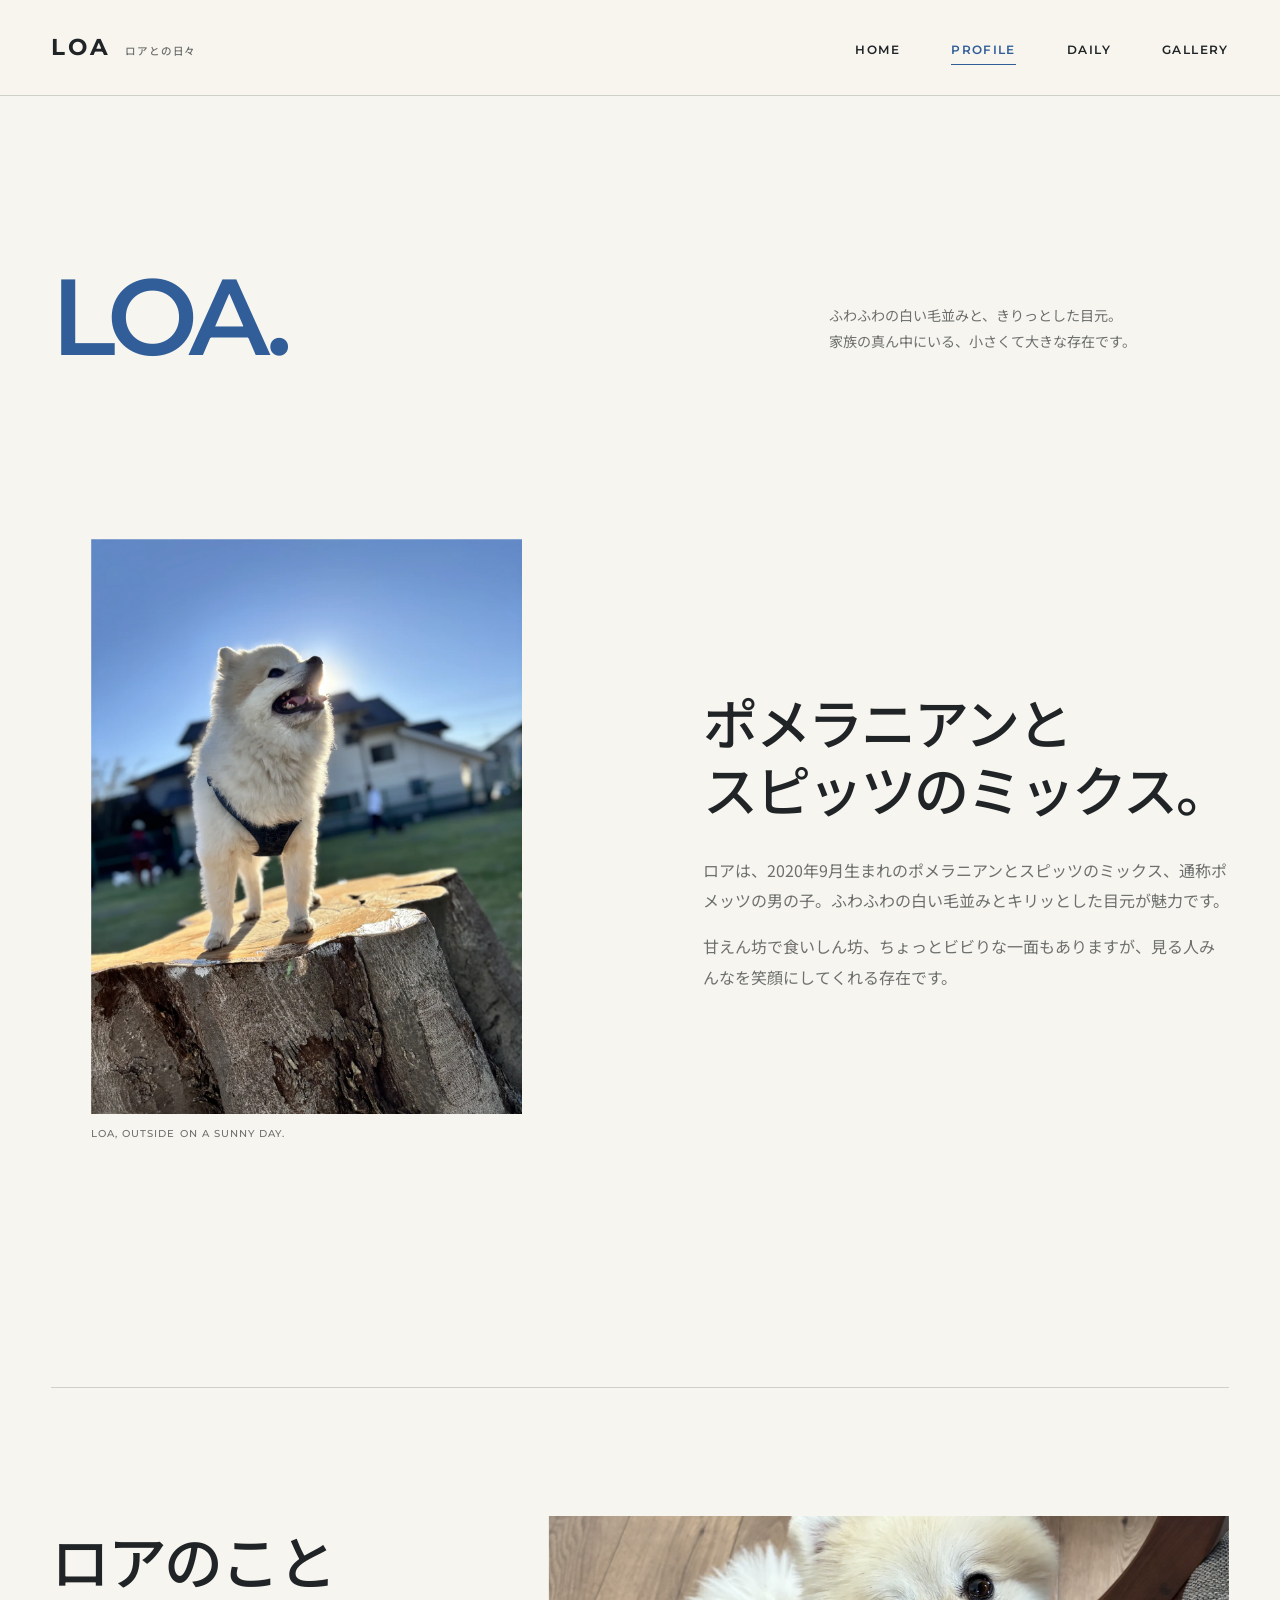
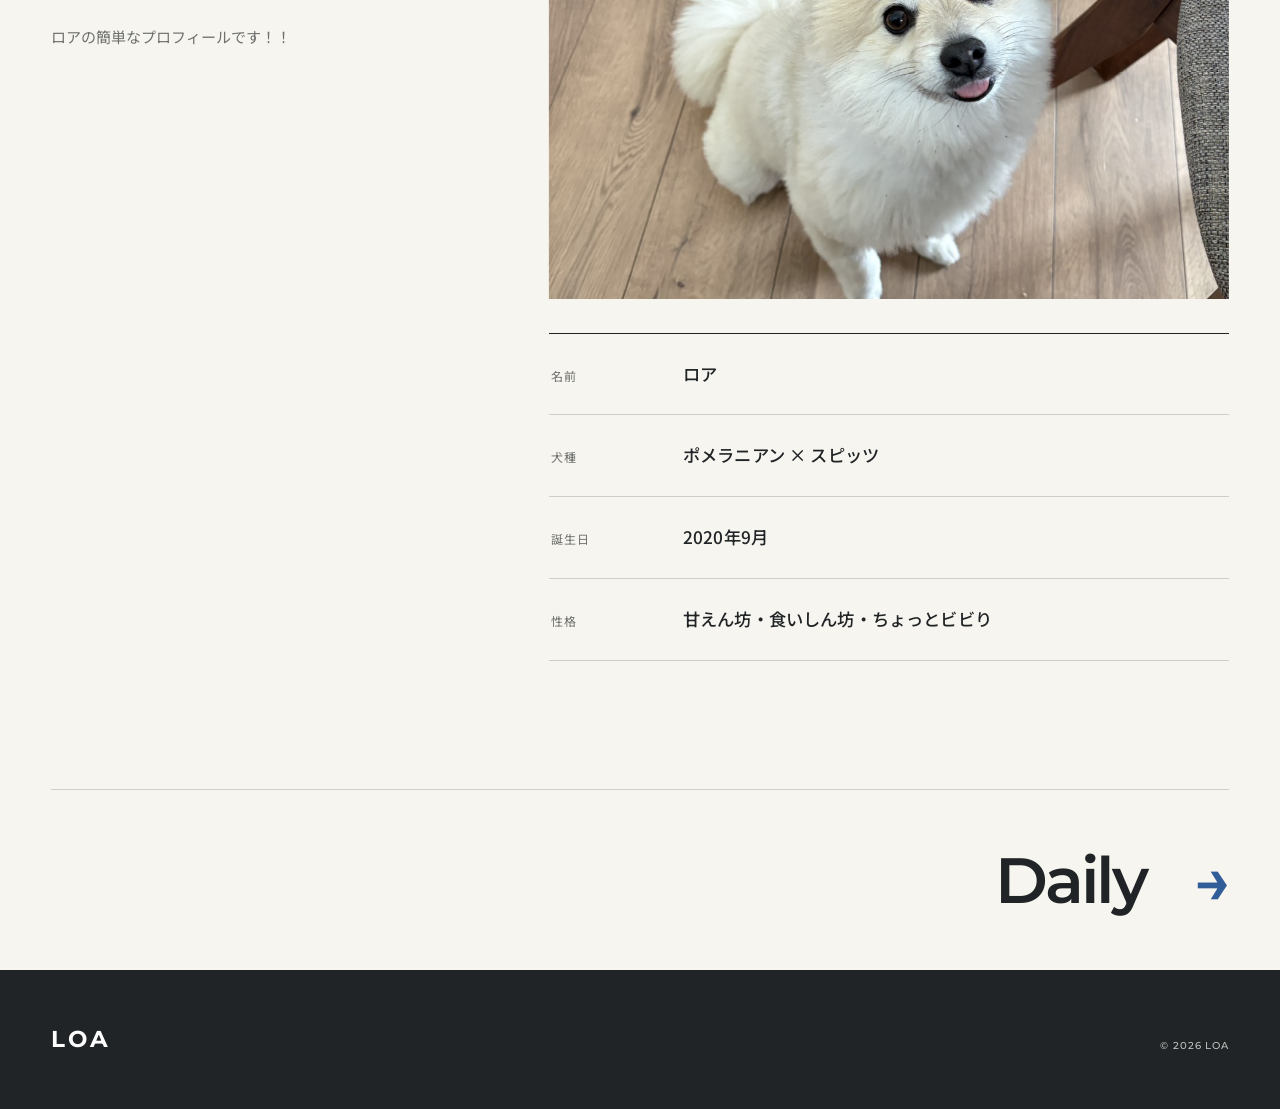
<file: profile.html>
<!doctype html><html lang="ja" class="no-js"><head>
<meta charset="utf-8"><meta name="viewport" content="width=device-width, initial-scale=1"><title>プロフィール｜LOA</title><meta name="description" content="ポメラニアンとスピッツのミックス犬、ロアの性格や基本プロフィールを紹介します。"><link rel="canonical" href="https://kan-official.com/roa_site/profile.html">
<meta property="og:type" content="article"><meta property="og:locale" content="ja_JP"><meta property="og:site_name" content="LOA"><meta property="og:title" content="プロフィール｜LOA"><meta property="og:description" content="甘えん坊で食いしん坊。ポメッツ・ロアのプロフィール。"><meta property="og:url" content="https://kan-official.com/roa_site/profile.html"><meta property="og:image" content="https://kan-official.com/roa_site/images/roa-main.jpg"><meta name="twitter:card" content="summary_large_image"><meta name="theme-color" content="#f7f5ef">
<link rel="icon" href="favicon.png?v=20261015" type="image/png"><link rel="apple-touch-icon" href="favicon.png?v=20261015"><link rel="preconnect" href="https://fonts.googleapis.com"><link rel="preconnect" href="https://fonts.gstatic.com" crossorigin><link href="https://fonts.googleapis.com/css2?family=Montserrat:wght@500;600;700&family=Noto+Sans+JP:wght@400;500;600&display=swap" rel="stylesheet"><link rel="stylesheet" href="style.css?v=20261015-6"><script>document.documentElement.classList.replace('no-js', 'js');</script><script src="script.js?v=20261015-3" defer></script></head>
<body><a class="skip-link" href="#main">本文へ移動</a>
<header class="site-header" data-header><nav class="nav" aria-label="メインナビゲーション"><a class="brand" href="index.html" aria-label="LOA ホーム">LOA<span>ロアとの日々</span></a><button class="menu-button" type="button" aria-expanded="false" aria-controls="site-menu"><span class="menu-button__label">Menu</span><span class="menu-button__icon" aria-hidden="true"></span></button><div class="menu-panel" id="site-menu"><ul><li><a href="index.html">Home</a></li><li><a href="profile.html" aria-current="page">Profile</a></li><li><a href="daily.html">Daily</a></li><li><a href="gallery.html">Gallery</a></li></ul></div></nav></header>
<main id="main"><header class="page-hero page-hero--profile section-wrap"><h1 data-reveal="text"><em>LOA.</em></h1><p data-reveal="text" data-fit-lines><span>ふわふわの白い毛並みと、きりっとした目元。</span><span>家族の真ん中にいる、小さくて大きな存在です。</span></p></header>
<section class="profile-layout section-wrap" aria-labelledby="about-loa"><figure class="profile-layout__photo" data-reveal="image"><picture><source type="image/webp" srcset="images/optimized/roa-main-640.webp 640w, images/optimized/roa-main-1280.webp 1280w" sizes="(max-width: 760px) 100vw, 52vw"><img src="images/roa-main.jpg" width="4284" height="5712" alt="青空の下、切り株の上で笑うロア" fetchpriority="high"></picture><figcaption>Loa, outside on a sunny day.</figcaption></figure><div class="profile-layout__copy" data-reveal="text"><h2 id="about-loa"><span>ポメラニアンと</span><span>スピッツのミックス。</span></h2><p>ロアは、2020年9月生まれのポメラニアンとスピッツのミックス、通称ポメッツの男の子。ふわふわの白い毛並みとキリッとした目元が魅力です。</p><p>甘えん坊で食いしん坊、ちょっとビビりな一面もありますが、見る人みんなを笑顔にしてくれる存在です。</p></div></section>
<section class="facts section-wrap" aria-labelledby="facts-title"><div class="facts__intro"><h2 id="facts-title" data-reveal="text">ロアのこと</h2><p class="facts__lead" data-reveal="text">ロアの簡単なプロフィールです！！</p></div><div class="facts__content"><figure class="facts__photo" data-reveal="image"><img src="images/loa-profile-detail.png" width="1108" height="1477" alt="室内でこちらを見上げるロア" loading="lazy" decoding="async"></figure><dl data-reveal="text"><div><dt>名前</dt><dd>ロア</dd></div><div><dt>犬種</dt><dd>ポメラニアン × スピッツ</dd></div><div><dt>誕生日</dt><dd>2020年9月</dd></div><div><dt>性格</dt><dd>甘えん坊・食いしん坊・ちょっとビビり</dd></div></dl></div></section>
<nav class="next-page section-wrap" aria-label="次のページ"><a href="daily.html">Daily <span aria-hidden="true">→</span></a></nav></main>
<footer class="site-footer"><a class="brand brand--footer" href="index.html">LOA</a><small>&copy; 2026 LOA</small></footer></body></html>
</file>
<file: style.css>
:root {
    --paper: #f7f5ef;
    --ink: #202426;
    --muted: #6d706e;
    --blue: #315e98;
    --pale-blue: #d9e5f0;
    --line: rgba(32, 36, 38, .18);
    --white: #fff;
    --content: 1180px;
    --gutter: clamp(20px, 4vw, 64px);
    --ease: cubic-bezier(.22, 1, .36, 1);
}

*, *::before, *::after { box-sizing: border-box; }
html { scroll-behavior: smooth; }
body { margin: 0; overflow-x: hidden; color: var(--ink); background: var(--paper); font-family: "Noto Sans JP", system-ui, sans-serif; font-size: 16px; line-height: 1.9; }
body.menu-open, body.lightbox-open { overflow: hidden; }
img { display: block; width: 100%; height: auto; }
picture { display: block; }
a { color: inherit; }
button { color: inherit; font: inherit; }
h1, h2, p, figure { margin-top: 0; }
h1, h2 { font-weight: 500; line-height: 1.22; letter-spacing: -.04em; }
h2 { font-size: clamp(2rem, 5vw, 4.75rem); }
.section-wrap { width: min(var(--content), calc(100% - var(--gutter) * 2)); margin-inline: auto; }
.skip-link { position: fixed; z-index: 200; top: 8px; left: 8px; padding: 10px 16px; color: white; background: var(--ink); transform: translateY(-150%); }
.skip-link:focus { transform: none; }
:focus-visible { outline: 2px solid var(--blue); outline-offset: 4px; }

.site-header { position: relative; z-index: 50; height: 96px; border-bottom: 1px solid var(--line); background: rgba(247, 245, 239, .94); }
.nav { display: flex; align-items: center; justify-content: space-between; width: min(var(--content), calc(100% - var(--gutter) * 2)); height: 100%; margin-inline: auto; }
.brand { display: inline-flex; align-items: baseline; gap: 14px; font: 700 1.45rem/1 "Montserrat", sans-serif; letter-spacing: .13em; text-decoration: none; }
.brand span { color: var(--muted); font: 500 .66rem/1 "Noto Sans JP", sans-serif; letter-spacing: .08em; }
.menu-panel ul { display: flex; align-items: center; gap: clamp(22px, 4vw, 52px); margin: 0; padding: 0; list-style: none; }
.menu-panel a { position: relative; padding: 8px 0; font: 600 .72rem/1 "Montserrat", sans-serif; letter-spacing: .12em; text-decoration: none; text-transform: uppercase; }
.menu-panel a::after { content: ""; position: absolute; right: 0; bottom: 0; left: 0; height: 1px; background: var(--blue); transform: scaleX(0); transform-origin: right; transition: transform .35s var(--ease); }
.menu-panel a:hover::after, .menu-panel a[aria-current="page"]::after { transform: scaleX(1); transform-origin: left; }
.menu-panel a[aria-current="page"] { color: var(--blue); }
.menu-button { display: none; border: 0; background: transparent; }

.text-link { display: inline-flex; align-items: center; gap: 36px; padding-bottom: 7px; border-bottom: 1px solid currentColor; font-size: .86rem; font-weight: 600; letter-spacing: .06em; text-decoration: none; }
.text-link span { transition: transform .35s var(--ease); }
.text-link:hover span { transform: translate(5px, -2px); }

.hero { display: grid; grid-template-columns: minmax(0, 1.55fr) minmax(320px, .85fr); min-height: calc(100svh - 96px); }
.hero__photo { position: relative; min-height: 700px; overflow: hidden; background: #ddd; }
.hero__photo picture, .hero__photo img { height: 100%; }
.hero__photo img { object-fit: cover; object-position: center 43%; }
.photo-note { position: absolute; right: 26px; bottom: 22px; margin: 0; color: white; font: 500 .65rem/1.6 "Montserrat", sans-serif; letter-spacing: .12em; text-align: right; text-transform: uppercase; }
.hero__copy { display: flex; flex-direction: column; justify-content: center; padding: clamp(56px, 8vw, 130px) clamp(28px, 6vw, 96px); }
.hero__copy h1 { margin-bottom: 42px; font-family: "Montserrat", sans-serif; }
.hero__copy h1 span { display: block; margin-bottom: 7px; font-size: clamp(2.2rem, 4.4vw, 5rem); font-weight: 500; }
.hero__copy h1 strong { display: block; color: var(--blue); font-size: clamp(5.5rem, 10vw, 10.5rem); font-weight: 700; line-height: .8; letter-spacing: -.08em; }
.hero__lead { max-width: 33rem; margin-bottom: 38px; color: #424747; font-size: clamp(.96rem, 1.3vw, 1.08rem); line-height: 2.1; }

.intro { display: grid; grid-template-columns: 1fr; gap: clamp(42px, 5vw, 72px); padding-block: clamp(110px, 17vw, 230px); }
.intro h2 { margin: 0; font-size: clamp(2.2rem, 3.8vw, 4.6rem); }
.intro > p { max-width: none; margin: 0; color: var(--muted); font-size: clamp(.82rem, .95vw, 1rem); white-space: nowrap; }
.section-heading { display: flex; align-items: end; justify-content: space-between; gap: 40px; margin-bottom: clamp(46px, 7vw, 90px); }
.section-heading h2 { margin: 0; }
.selection { padding-top: clamp(64px, 8vw, 110px); padding-bottom: clamp(120px, 18vw, 240px); border-top: 1px solid var(--line); }
.selection-grid { display: grid; grid-template-columns: minmax(0, 1.35fr) minmax(230px, .65fr); gap: clamp(28px, 8vw, 110px); align-items: end; }
.selection-grid figure { margin-bottom: 0; }
.selection-grid__main img { aspect-ratio: 4 / 5; object-fit: cover; }
.selection-grid__side { padding-bottom: 5vw; }
.selection-grid__side img { aspect-ratio: 4 / 3; object-fit: cover; }
figcaption { display: flex; justify-content: space-between; gap: 20px; margin-top: 12px; color: var(--muted); font: 500 .64rem/1.5 "Montserrat", sans-serif; letter-spacing: .1em; text-transform: uppercase; }

.journal-callout { display: grid; grid-template-columns: 1fr; padding-block: clamp(90px, 13vw, 170px); border-top: 1px solid var(--line); }
.journal-callout > div { grid-column: 1; }
.journal-callout h2 { max-width: 900px; margin-bottom: 32px; padding-bottom: 32px; border-bottom: 1px solid var(--line); font-size: clamp(2.2rem, 4vw, 4rem); }
.journal-callout div > p { max-width: 620px; margin-bottom: 34px; color: var(--muted); }
.profile-callout { display: grid; grid-template-columns: 1fr 1fr; align-items: center; gap: clamp(46px, 10vw, 140px); padding-bottom: clamp(120px, 18vw, 230px); }
.profile-callout__image img { aspect-ratio: 4 / 5; object-fit: cover; }
.profile-callout h2 { font: 600 clamp(3.6rem, 7vw, 7rem)/.9 "Montserrat", sans-serif; letter-spacing: -.07em; }
.profile-callout p { max-width: 430px; margin-bottom: 38px; color: var(--muted); }
.instagram { display: flex; align-items: end; justify-content: space-between; gap: 50px; padding-block: clamp(70px, 9vw, 115px); border-top: 1px solid var(--line); }
.instagram h2 { margin: 0; font: 500 clamp(2rem, 4vw, 4.2rem)/1.05 "Montserrat", sans-serif; }
.text-link--large { font: 600 clamp(1.2rem, 2vw, 1.75rem)/1.2 "Montserrat", sans-serif; }

.page-hero { display: grid; grid-template-columns: .5fr 1.15fr .55fr; gap: 46px; align-items: end; padding-block: clamp(90px, 14vw, 190px); }
.page-hero h1 { margin: 0; font: 600 clamp(4.6rem, 11vw, 10.5rem)/.79 "Montserrat", sans-serif; letter-spacing: -.075em; }
.page-hero h1 em { color: var(--blue); font-style: normal; }
.page-hero > p:last-child { max-width: 310px; margin: 0 0 5px; color: var(--muted); }
.page-hero--profile { grid-template-columns: minmax(0, 1.3fr) minmax(400px, .7fr); }
.page-hero--profile h1 { white-space: nowrap; font-size: clamp(4.5rem, 8.4vw, 9rem); }
.page-hero--profile > p, .page-hero--journal > p, .page-hero--gallery > p { width: 100%; max-width: none; min-width: 0; }
.page-hero--profile > p span { display: block; width: max-content; white-space: nowrap; }
.profile-layout { display: grid; grid-template-columns: 1.12fr .88fr; gap: clamp(50px, 11vw, 150px); align-items: center; padding-bottom: clamp(120px, 18vw, 230px); }
.profile-layout__photo img { aspect-ratio: 3 / 4; object-fit: cover; }
.profile-layout__copy h2 { margin-bottom: 32px; font-size: clamp(2.2rem, 4.3vw, 4.4rem); }
.profile-layout__copy h2 span { display: block; width: max-content; white-space: nowrap; }
.profile-layout__copy > p { color: var(--muted); }
.facts { display: grid; grid-template-columns: minmax(260px, .72fr) minmax(0, 1.28fr); gap: clamp(56px, 9vw, 118px); align-items: start; padding-block: clamp(84px, 10vw, 132px); border-top: 1px solid var(--line); }
.facts__intro { position: sticky; top: 132px; padding-top: 8px; }
.facts h2 { margin: 0 0 26px; font-size: clamp(2.8rem, 4.6vw, 4.5rem); }
.facts__lead { max-width: 18rem; margin: 0; color: var(--muted); font-size: .94rem; line-height: 2; }
.facts__content { min-width: 0; }
.facts__photo { position: relative; margin: 0 0 34px; }
.facts__photo img { aspect-ratio: 16 / 9; object-fit: cover; object-position: center 61%; }
.facts dl { margin: 0; padding: 0; border-top: 1px solid var(--ink); border-bottom: 1px solid var(--line); }
.facts dl div { display: grid; grid-template-columns: 132px 1fr; align-items: baseline; padding: 24px 2px; border-bottom: 1px solid var(--line); }
.facts dl div:last-child { border-bottom: 0; }
.facts dt { color: var(--muted); font-size: .75rem; letter-spacing: .08em; }
.facts dd { margin: 0; font-size: clamp(1rem, 1.35vw, 1.18rem); font-weight: 500; letter-spacing: .01em; }
.next-page { display: flex; align-items: center; justify-content: flex-end; padding-block: 58px; border-top: 1px solid var(--line); }
.next-page a { display: flex; gap: 48px; font: 600 clamp(2.2rem, 5vw, 4.8rem)/1 "Montserrat", sans-serif; letter-spacing: -.05em; text-decoration: none; }
.next-page a span { color: var(--blue); transition: transform .35s var(--ease); }
.next-page a:hover span { transform: translateX(8px); }

.page-hero--journal { grid-template-columns: minmax(0, 1.3fr) minmax(400px, .7fr); }
.page-hero--journal > p span { display: block; width: max-content; white-space: nowrap; }
.page-hero--gallery { grid-template-columns: minmax(0, 1.3fr) minmax(400px, .7fr); }
.page-hero--gallery > p span { display: block; width: max-content; white-space: nowrap; }
.journal-list { padding-bottom: clamp(120px, 18vw, 220px); }
.journal-entry { display: grid; grid-template-columns: 1.15fr .85fr; gap: clamp(45px, 10vw, 130px); align-items: center; }
.journal-entry + .journal-entry { margin-top: clamp(100px, 14vw, 190px); }
.journal-entry__image img { aspect-ratio: 4 / 5; object-fit: cover; }
.journal-entry__body h2, .journal-note h2 { font-size: clamp(2rem, 4vw, 4.1rem); }
.journal-entry__body > p:last-child, .journal-note p:last-child { color: var(--muted); }
.journal-note { display: grid; grid-template-columns: 240px 1fr; gap: clamp(30px, 6vw, 80px); align-items: center; width: min(760px, 80%); margin: clamp(100px, 16vw, 210px) 0 0 auto; padding-top: 34px; border-top: 1px solid var(--line); }
.journal-note__image img { aspect-ratio: 4 / 3; object-fit: cover; }

.gallery { display: grid; grid-template-columns: repeat(12, 1fr); gap: clamp(70px, 12vw, 170px) clamp(16px, 3vw, 42px); padding-bottom: clamp(120px, 18vw, 230px); }
.gallery-item { margin: 0; }
.gallery-item button { display: block; width: 100%; padding: 0; overflow: hidden; border: 0; background: transparent; cursor: zoom-in; }
.gallery-item img { transition: transform .7s var(--ease); }
.gallery-item button:hover img { transform: scale(1.025); }
.gallery-item--portrait { grid-column: 1 / span 7; }
.gallery-item--small { grid-column: 9 / span 4; align-self: end; }
.gallery-item--offset { grid-column: 2 / span 5; }
.gallery-item--landscape { grid-column: 7 / span 6; margin-top: 9vw; }
.gallery-item--portrait-end { grid-column: 4 / span 6; }
.gallery-item figcaption span { color: var(--blue); }

.lightbox[hidden] { display: none; }
.lightbox { position: fixed; z-index: 100; inset: 0; display: grid; place-items: center; overflow: hidden; padding: 18px 20px; color: white; }
.lightbox__backdrop { position: absolute; inset: 0; background: rgba(15, 17, 18, .95); }
.lightbox__content { position: relative; display: flex; flex-direction: column; width: min(100%, 1380px); height: min(100%, 900px); min-width: 0; min-height: 0; overflow: hidden; }
.lightbox__close { flex: 0 0 auto; align-self: end; margin-bottom: 12px; padding: 8px 0 8px 18px; border: 0; color: white; background: transparent; font: 500 .72rem/1 "Montserrat", sans-serif; letter-spacing: .1em; text-transform: uppercase; cursor: pointer; }
.lightbox__close span { margin-left: 9px; font-size: 1.4rem; }
.lightbox__stage { display: grid; grid-template-columns: 54px minmax(0, 1fr) 54px; flex: 1 1 0; align-items: center; min-width: 0; min-height: 0; overflow: hidden; }
.lightbox__stage img { display: block; width: 100%; height: 100%; min-width: 0; min-height: 0; max-width: 100%; max-height: 100%; object-fit: contain; }
.lightbox__nav { width: 46px; height: 46px; border: 1px solid rgba(255,255,255,.45); border-radius: 50%; color: white; background: transparent; cursor: pointer; }
.lightbox__meta { display: flex; flex: 0 0 auto; justify-content: space-between; gap: 30px; padding: 14px 54px 0; font-size: .78rem; }
.lightbox__meta p { margin: 0; }

.site-footer { display: grid; grid-template-columns: 1fr auto 1fr; align-items: end; gap: 30px; padding: 58px var(--gutter); color: var(--paper); background: var(--ink); }
.brand--footer { color: white; }
.site-footer p { margin: 0; color: #bfc1bd; font: 500 .68rem/1.6 "Montserrat", sans-serif; letter-spacing: .08em; }
.site-footer small { grid-column: 3; justify-self: end; color: #bfc1bd; font: 500 .65rem/1 "Montserrat", sans-serif; letter-spacing: .08em; }

.js [data-reveal] { opacity: 0; }
.js [data-reveal="image"] { clip-path: inset(0 0 12% 0); transform: translateY(16px); }
.js [data-reveal="text"] { transform: translateY(24px); }
.js [data-reveal].is-visible { opacity: 1; transform: none; transition: opacity .8s var(--ease), transform .9s var(--ease), clip-path 1.05s var(--ease); clip-path: inset(0); }

@media (max-width: 1100px) {
    .page-hero--profile, .profile-layout { grid-template-columns: 1fr; }
    .page-hero--profile { align-items: start; }
    .page-hero--profile > p:last-child { max-width: none; white-space: nowrap; font-size: clamp(.72rem, 1.8vw, 1rem); }
    .profile-layout { gap: 70px; }
    .profile-layout__copy h2 { white-space: nowrap; }
}

@media (max-width: 900px) {
    .site-header { height: 76px; }
    .brand span { display: none; }
    .menu-button { position: relative; z-index: 2; display: flex; align-items: center; gap: 12px; padding: 10px 0; cursor: pointer; }
    .menu-button__label { font: 600 .68rem/1 "Montserrat", sans-serif; letter-spacing: .12em; text-transform: uppercase; }
    .menu-button__icon, .menu-button__icon::before { display: block; width: 24px; height: 1px; background: currentColor; transition: transform .35s var(--ease); }
    .menu-button__icon { position: relative; }
    .menu-button__icon::before { content: ""; position: absolute; top: 7px; }
    .menu-button[aria-expanded="true"] .menu-button__icon { transform: translateY(3px) rotate(45deg); }
    .menu-button[aria-expanded="true"] .menu-button__icon::before { transform: translateY(-7px) rotate(-90deg); }
    .menu-panel { position: fixed; inset: 0; display: grid; place-items: center; padding: 100px 30px 40px; visibility: hidden; background: var(--paper); opacity: 0; transform: translateY(-12px); transition: opacity .35s var(--ease), transform .35s var(--ease), visibility .35s; }
    .menu-panel.is-open { visibility: visible; opacity: 1; transform: none; }
    .menu-panel ul { flex-direction: column; align-items: flex-start; gap: 28px; }
    .menu-panel a { font-size: clamp(2.4rem, 11vw, 5rem); letter-spacing: -.04em; text-transform: none; }
    .hero { grid-template-columns: 1fr; }
    .hero__photo { min-height: 70svh; }
    .hero__copy { padding-block: 74px 105px; }
    .intro, .profile-layout, .facts, .journal-entry { grid-template-columns: 1fr; }
    .intro > p { white-space: normal; }
    .facts { gap: 56px; }
    .facts__intro { position: static; max-width: 32rem; }
    .page-hero, .page-hero--journal, .page-hero--gallery, .page-hero--profile { grid-template-columns: 1fr; align-items: start; }
    .page-hero > p:last-child { max-width: 520px; }
    .profile-layout { gap: 70px; }
}

@media (max-width: 650px) {
    :root { --gutter: 20px; }
    .section-wrap { width: calc(100% - 40px); }
    .hero__photo { min-height: 62svh; }
    .hero__copy { padding: 60px 24px 96px; }
    .hero__copy h1 strong { font-size: clamp(5.3rem, 29vw, 7rem); }
    .hero__lead br { display: none; }
    .intro { grid-template-columns: 1fr; gap: 42px; padding-block: 110px; }
    .section-heading { align-items: flex-start; flex-direction: column; }
    .selection-grid { grid-template-columns: 1fr; }
    .selection-grid__side { width: 72%; margin-left: auto; padding-top: 40px; padding-bottom: 0; }
    .journal-callout { grid-template-columns: 1fr; gap: 30px; }
    .journal-callout > div { grid-column: auto; }
    .profile-callout { grid-template-columns: 1fr; }
    .profile-callout > div:last-child { padding: 28px 0 0 10vw; }
    .instagram { align-items: flex-start; flex-direction: column; }
    .page-hero { padding-block: 85px 115px; }
    .page-hero h1 { font-size: clamp(4rem, 20vw, 6rem); }
    .page-hero--profile h1 { font-size: clamp(3rem, 15.5vw, 6rem); }
    .page-hero--profile > p:last-child,
    .page-hero--journal > p:last-child,
    .page-hero--gallery > p:last-child { font-size: clamp(.52rem, 2.4vw, .9rem); letter-spacing: -.03em; }
    .profile-layout__copy h2 { font-size: clamp(1.55rem, 6.4vw, 2.4rem); }
    .facts { gap: 44px; padding-block: 78px 96px; }
    .facts h2 { font-size: clamp(2.5rem, 13vw, 3.8rem); }
    .facts__photo { margin-bottom: 28px; }
    .facts__photo img { aspect-ratio: 4 / 3; }
    .facts dl div { grid-template-columns: 90px 1fr; }
    .next-page { align-items: flex-start; flex-direction: column; gap: 26px; }
    .journal-note { grid-template-columns: 1fr; width: 85%; }
    .journal-note__image { width: 66%; }
    .gallery { display: block; }
    .gallery-item { margin-bottom: 90px; }
    .gallery-item--small { width: 75%; margin-left: auto; }
    .gallery-item--offset { width: 88%; }
    .gallery-item--landscape { margin-top: 0; }
    .gallery-item--portrait-end { width: 90%; margin-left: auto; }
    .lightbox { padding: 12px 10px; }
    .lightbox__content { width: 100%; height: 100%; }
    .lightbox__stage { grid-template-columns: 44px minmax(0, 1fr) 44px; }
    .lightbox__nav { width: 38px; height: 38px; }
    .lightbox__meta { padding-inline: 6px; }
    .site-footer { grid-template-columns: 1fr; align-items: start; }
    .site-footer small { grid-column: auto; justify-self: start; }
}

@media (prefers-reduced-motion: reduce) {
    html { scroll-behavior: auto; }
    *, *::before, *::after { scroll-behavior: auto !important; animation-duration: .01ms !important; animation-iteration-count: 1 !important; transition-duration: .01ms !important; }
    .js [data-reveal] { opacity: 1; transform: none; clip-path: none; }
}
</file>
